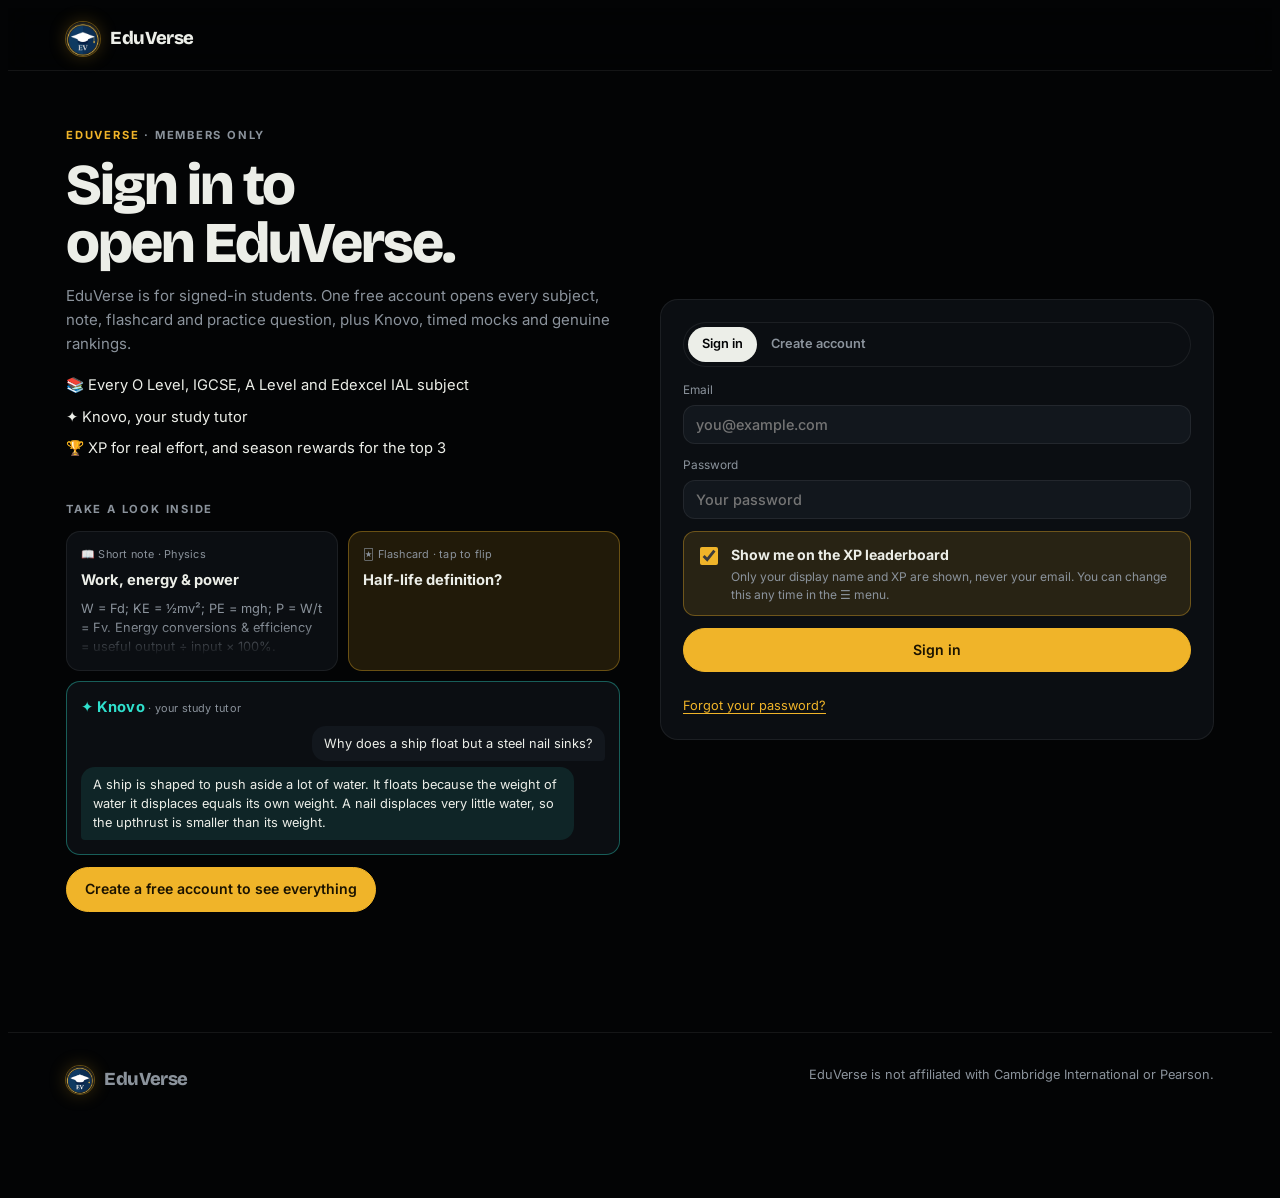
<file: index.html>
<!doctype html>
<html lang="en">
<head>
<meta charset="utf-8">
<meta name="viewport" content="width=device-width,initial-scale=1,viewport-fit=cover">
<meta name="description" content="EduVerse: revision for Cambridge O Level, IGCSE, A Level and Pearson Edexcel IAL, with Knovo, your study tutor.">
<meta name="theme-color" content="#000000">
<meta name="color-scheme" content="dark">
<link rel="icon" href="icons/favicon-32.png" sizes="32x32">
<link rel="apple-touch-icon" href="icons/icon-192.png">
<link rel="manifest" href="manifest.webmanifest">
<meta property="og:title" content="EduVerse — your whole syllabus, in orbit">
<meta property="og:description" content="Revision for Cambridge O Level, IGCSE, A Level and Pearson Edexcel IAL, with Knovo, your study tutor.">
<meta property="og:image" content="https://junaidbintahir1-lgtm.github.io/Edu-Verse/assets/eduverse-social.png">
<meta property="og:type" content="website">
<title>EduVerse</title>
<link rel="preconnect" href="https://fonts.googleapis.com">
<link rel="stylesheet" href="https://fonts.googleapis.com/css2?family=Bricolage+Grotesque:opsz,wght@12..96,400;12..96,600;12..96,800&family=STIX+Two+Text:ital,wght@0,500;1,500&family=Inter:wght@400;500;600;700&family=JetBrains+Mono:wght@500;700&family=Caveat:wght@500;700&family=Patrick+Hand&display=swap">
<link rel="stylesheet" href="lesson.css">
<style>
/* Layout: app shell (sticky bar + hash-routed views) on true black. One 3D moment per view.
   Palette from the two logos only: EduVerse gold + navy, Knovo teal. Gold = EduVerse actions, teal = Knovo. */
:root{
  --void:#030405; --deck:#0b0e12; --deck2:#12171d; --deck3:#191f27;
  --rim:rgba(255,255,255,.07); --rim2:rgba(255,255,255,.14);
  --ivory:#eceee8; --dim:#8b939c; --faint:#5d656e;
  --gold:#f0b429; --goldsoft:rgba(240,180,41,.13); --goldline:rgba(240,180,41,.35);
  --navy:#123e86;
  --teal:#2fe0cd; --tealdeep:#0f8f98; --tealsoft:rgba(47,224,205,.11); --tealline:rgba(47,224,205,.38);
  --ok:#5ee39a; --oksoft:rgba(94,227,154,.12); --warn:#f5a524; --bad:#ff6b6b; --badsoft:rgba(255,107,107,.12);
  --display:"Bricolage Grotesque","Segoe UI",system-ui,sans-serif;
  --body:Inter,"Segoe UI",system-ui,sans-serif;
  --mono:"JetBrains Mono",ui-monospace,Menlo,monospace;
  --r:18px;
  color-scheme:dark;
}
*{box-sizing:border-box}
html{scroll-behavior:smooth}
[hidden]{display:none!important}
html{font-size:calc(16px * var(--fs,1))}
body{background:var(--void);color:var(--ivory);font-family:var(--body);font-size:calc(15px * var(--fs,1));line-height:1.6;-webkit-font-smoothing:antialiased;min-height:100vh}
h1,h2,h3,h4{font-family:var(--display);margin:0;text-wrap:balance;letter-spacing:-.02em}
p{margin:0}
button{font:inherit;color:inherit;cursor:pointer}
button:disabled{opacity:.45;cursor:not-allowed}
a{color:inherit}
input,select,textarea{font:inherit;color:var(--ivory)}
:focus-visible{outline:2px solid var(--gold);outline-offset:3px;border-radius:8px}
.code{font-family:var(--mono);font-weight:500;font-size:.8em;letter-spacing:.02em}
.in{max-width:1180px;margin:0 auto;padding-left:max(16px,env(safe-area-inset-left,0px));padding-right:max(16px,env(safe-area-inset-right,0px))}
.eyebrow{font-size:.7rem;font-weight:700;letter-spacing:.16em;text-transform:uppercase;color:var(--dim)}
.eyebrow b{color:var(--gold);font-weight:700}
.eyebrow b.k{color:var(--teal)}
.muted{color:var(--dim)}
.small{font-size:.8rem}
.row{display:flex;gap:10px;flex-wrap:wrap;align-items:center}
.grow{flex:1;min-width:0}
.stack{display:grid;grid-template-columns:minmax(0,1fr);gap:12px}
.sect{padding-block:64px 8px;scroll-margin-top:40px}
.sect>h2,.h2{font-size:clamp(1.7rem,3.4vw,2.6rem);font-weight:800;line-height:1.05;margin-top:10px}
.sub{color:var(--dim);max-width:64ch;margin-top:10px}
.page{padding-block:36px 40px}
.pageHead{display:grid;gap:10px;padding-bottom:22px}
.pageHead h1{font-size:clamp(2.1rem,5vw,3.6rem);font-weight:800;line-height:1;letter-spacing:-.035em}
.crumb{display:inline-flex;gap:6px;align-items:center;font-size:.8rem;color:var(--dim);text-decoration:none;width:max-content}
.crumb:hover{color:var(--ivory)}

/* buttons, pills */
.btn{display:inline-flex;align-items:center;justify-content:center;gap:8px;min-height:44px;padding:0 18px;border-radius:999px;border:1px solid var(--rim);background:var(--deck2);font-weight:600;font-size:.88rem;text-decoration:none;transition:transform .2s,background .2s,border-color .2s;white-space:nowrap}
.btn:hover:not(:disabled){transform:translateY(-1px);border-color:var(--rim2)}
.btn.sm{min-height:34px;padding:0 13px;font-size:.78rem}
.btn.gold{background:var(--gold);color:#1b1300;border-color:var(--gold)}
.btn.gold:hover:not(:disabled){background:#ffc53d}
.btn.teal{background:var(--tealsoft);border-color:var(--tealline);color:var(--teal)}
.btn.tealfill{background:var(--teal);border-color:var(--teal);color:#032220}
.btn.ghost{background:transparent}
.btn.ok{background:var(--oksoft);border-color:rgba(94,227,154,.4);color:var(--ok)}
.btn.bad{background:var(--badsoft);border-color:rgba(255,107,107,.4);color:var(--bad)}
.pill{display:inline-flex;align-items:center;gap:6px;font-size:.68rem;font-weight:700;padding:4px 10px;border-radius:999px;border:1px solid var(--rim);color:var(--dim);white-space:nowrap}
.pill.gold{color:var(--gold);border-color:var(--goldline);background:var(--goldsoft)}
.pill.teal{color:var(--teal);border-color:var(--tealline);background:var(--tealsoft)}
.pill.ok{color:var(--ok);border-color:rgba(94,227,154,.35);background:var(--oksoft)}
.pill.bad{color:var(--bad);border-color:rgba(255,107,107,.35);background:var(--badsoft)}
.tag{font-size:.6rem;font-weight:700;letter-spacing:.1em;text-transform:uppercase;color:var(--dim);border:1px dashed rgba(255,255,255,.2);border-radius:6px;padding:2px 6px;white-space:nowrap}
.card{border-radius:var(--r);background:var(--deck);border:1px solid var(--rim);padding:22px;min-width:0}
.card h3{font-size:1.12rem;font-weight:700}
.grid{display:grid;gap:14px}
.g2{grid-template-columns:repeat(2,minmax(0,1fr))}
.g3{grid-template-columns:repeat(3,minmax(0,1fr))}
.g4{grid-template-columns:repeat(4,minmax(0,1fr))}
@media(max-width:900px){.g3,.g4{grid-template-columns:repeat(2,minmax(0,1fr))}}
@media(max-width:600px){.g2,.g3,.g4{grid-template-columns:minmax(0,1fr)}}
.empty{text-align:center;padding:48px 24px;border:1px dashed var(--rim2);border-radius:var(--r);display:grid;gap:10px;justify-items:center;color:var(--dim)}
.empty b{color:var(--ivory);font-family:var(--display);font-size:1.2rem}
.field{display:grid;gap:5px;font-size:.74rem;color:var(--dim)}
.field input,.field select,.field textarea,.inp{background:var(--deck2);border:1px solid var(--rim);border-radius:12px;color:var(--ivory);padding:10px 12px;font:500 .9rem var(--body);outline:none;width:100%}
.field textarea,.inp.ta{min-height:110px;resize:vertical;line-height:1.5}
.field input:focus,.field select:focus,.field textarea:focus,.inp:focus{border-color:var(--goldline)}
.tbl{width:100%;border-collapse:collapse;font-size:.86rem}
.tbl th{text-align:left;font-size:.66rem;letter-spacing:.1em;text-transform:uppercase;color:var(--dim);font-weight:700;padding:10px 12px;border-bottom:1px solid var(--rim)}
.tbl td{padding:12px;border-bottom:1px solid var(--rim);vertical-align:top}
.tbl td:first-child{font-weight:700}
.scrollx{overflow-x:auto}
.bar{height:8px;border-radius:99px;background:var(--deck3);overflow:hidden}
.bar i{display:block;height:100%;border-radius:99px;background:linear-gradient(90deg,var(--gold),#ffd36b);transition:width .5s}
.bar.t i{background:linear-gradient(90deg,var(--tealdeep),var(--teal))}
.rich{line-height:1.75;font-size:.94rem}
.rich ul,.rich ol{padding-left:20px;margin:6px 0}
.rich li{margin:4px 0}
.rich b,.rich strong{color:#fff}
.rich p{margin:6px 0}
.rich table{border-collapse:collapse;width:100%;font-size:.85rem;margin:8px 0}
.rich td,.rich th{border:1px solid var(--rim2);padding:6px 8px}
.rich code{font-family:var(--mono);font-size:.85em;background:rgba(255,255,255,.06);padding:1px 5px;border-radius:4px}

/* ---------- Top bar ---------- */
body::before{content:"";position:fixed;inset:0 0 auto;height:env(safe-area-inset-top,0px);z-index:60;background:var(--void)}
.topbar{position:sticky;top:env(safe-area-inset-top,0px);z-index:50;background:rgba(3,4,5,.78);backdrop-filter:blur(14px);-webkit-backdrop-filter:blur(14px);border-bottom:1px solid var(--rim)}
.topbar .in{display:flex;align-items:center;gap:14px;height:62px}
.brand{display:flex;align-items:center;gap:10px;text-decoration:none;flex:0 0 auto}
.brand img{width:34px;height:34px;border-radius:50%;box-shadow:0 0 0 1px var(--goldline),0 0 18px rgba(240,180,41,.25)}
.brand span{font-family:var(--display);font-weight:800;font-size:1.15rem;letter-spacing:-.02em}
.nav{display:flex;gap:2px;flex:1;min-width:0;overflow-x:auto;scrollbar-width:none}
.nav::-webkit-scrollbar{display:none}
.nav a{padding:7px 11px;border-radius:999px;text-decoration:none;color:var(--dim);font-weight:500;font-size:.84rem;white-space:nowrap}
.nav a:hover{color:var(--ivory)}
.nav a.on{color:var(--ivory);background:var(--deck2)}
.nav a.k.on{color:var(--teal);background:var(--tealsoft)}
.tbR{display:flex;align-items:center;gap:8px;flex:0 0 auto}
.xpChip{display:flex;align-items:center;gap:6px;font-size:.74rem;font-weight:700;color:var(--gold);padding:6px 10px;border-radius:999px;border:1px solid var(--goldline);background:var(--goldsoft);text-decoration:none;white-space:nowrap}
.proBtn{border:1px solid var(--tealline);background:var(--tealsoft);color:var(--teal);border-radius:999px;padding:7px 12px;font-size:.76rem;font-weight:700;white-space:nowrap}
.avatar{width:34px;height:34px;border-radius:50%;display:grid;place-items:center;background:var(--gold);color:#1b1300;font-weight:800;text-decoration:none;font-size:.85rem}
.subjPick{max-width:200px;background:var(--deck2);border:1px solid var(--rim);border-radius:999px;padding:7px 12px;font-size:.8rem;color:var(--ivory)}
.subjPick{display:none} /* hidden on every screen: on wide screens it squeezed the menu and cut off Papers and Ranks. Subjects are in the ☰ menu. */
@media(max-width:1280px){.proBtn{display:none}}
@media(max-width:820px){
  .topbar .in{flex-wrap:wrap;height:auto;padding-block:10px;gap:10px}
  .nav{order:3;flex-basis:100%}
  .brand{margin-right:auto}
  .proBtn{display:none}
}

/* ---------- ☰ menu + bell ---------- */
.menuBtn{flex:0 0 auto;width:40px;height:40px;border-radius:12px;border:1px solid var(--rim);background:var(--deck2);display:grid;place-content:center;gap:4px;padding:0}
.menuBtn span{display:block;width:17px;height:2px;border-radius:2px;background:var(--ivory)}
.menuBtn:hover{border-color:var(--goldline)}
.bellBtn{position:relative;flex:0 0 auto;width:38px;height:38px;border-radius:50%;border:1px solid var(--rim);background:var(--deck2);display:grid;place-items:center;color:var(--ivory)}
.bellBtn:hover,.bellBtn[aria-expanded="true"]{border-color:var(--goldline);color:var(--gold)}
.bellBadge{position:absolute;top:-4px;right:-4px;min-width:18px;height:18px;padding:0 5px;border-radius:999px;background:#ff4d6d;color:#fff;font-size:.62rem;font-weight:800;display:grid;place-items:center;box-shadow:0 0 0 2px var(--void)}
.drawerScrim{position:fixed;inset:0;z-index:84;background:rgba(0,0,0,.55);opacity:0;pointer-events:none;transition:opacity .3s}
.drawerScrim.on{opacity:1;pointer-events:auto}
.drawer{position:fixed;top:0;left:0;bottom:0;z-index:85;width:min(360px,92vw);overflow-y:auto;background:linear-gradient(170deg,#0d1118,#050608);border-right:1px solid var(--rim2);box-shadow:30px 0 60px rgba(0,0,0,.6);transform:translateX(-105%);visibility:hidden;transition:transform .4s cubic-bezier(.2,.8,.2,1),visibility .4s;padding:calc(10px + env(safe-area-inset-top,0px)) 16px calc(24px + env(safe-area-inset-bottom,0px)) max(16px,env(safe-area-inset-left,0px));display:grid;gap:12px;align-content:start}
.drawer.open{transform:none;visibility:visible}
/* nothing in the menu may be wider than the menu: long emails, big text sizes and long labels wrap instead */
.drawer{grid-template-columns:minmax(0,1fr);overflow-x:hidden;box-sizing:border-box}
.drawer *{box-sizing:border-box;min-width:0}
.drawer .dSec,.drawer .dProf .grow,.drawer .dItem a{overflow-wrap:anywhere}
.drawer .dProf small{display:block;overflow-wrap:anywhere}
.drawer .btn{white-space:normal;max-width:100%;text-align:center}
.drawer .dRow{flex-wrap:wrap}
.drawer .dQuals{display:flex;flex-wrap:wrap;gap:6px}
.dHead{display:flex;justify-content:flex-end}
.dClose{width:36px;height:36px;border-radius:10px;border:1px solid var(--rim);background:transparent}
.dSec{display:grid;gap:10px;padding:14px;border-radius:16px;border:1px solid var(--rim);background:rgba(255,255,255,.02)}
.dSec h4{font-family:var(--body);font-size:.66rem;letter-spacing:.14em;text-transform:uppercase;color:var(--dim)}
.dSec .btn{width:100%}
.dProf{display:flex;gap:12px;align-items:center}
.dProf b{display:block}
.dProf small{display:block;font-size:.74rem;color:var(--dim)}
.dAv{width:46px;height:46px;font-size:1.1rem;flex:0 0 auto}
.dList{display:grid;gap:6px}
.dItem{display:flex;align-items:center;gap:6px;border-radius:10px;background:var(--deck2);border:1px solid var(--rim)}
.dItem a{flex:1;min-width:0;display:flex;gap:9px;align-items:center;padding:9px 10px;text-decoration:none;font-size:.86rem}
.dItem button{border:0;background:transparent;color:var(--dim);padding:8px 10px}
.dItem button:hover{color:var(--bad)}
.dGrid{display:grid;grid-template-columns:minmax(0,1fr) minmax(0,1fr);gap:6px}
.dGrid a{display:flex;gap:8px;align-items:center;padding:9px 10px;border-radius:10px;background:var(--deck2);border:1px solid var(--rim);text-decoration:none;font-size:.8rem;font-weight:600}
.dGrid a:hover,.dItem a:hover{color:var(--gold)}
.dQuals{display:flex;flex-wrap:wrap;gap:6px}
.dQuals a{text-decoration:none}
.dRow{display:flex;justify-content:space-between;align-items:center;gap:10px;font-size:.84rem}
.dRow .btn{width:auto}
.dEmpty{font-size:.78rem;color:var(--dim)}
.dFoot{text-align:center;font-size:.64rem;letter-spacing:.12em;color:var(--faint)}
.bellDrop{position:fixed;z-index:86;top:calc(68px + env(safe-area-inset-top,0px));right:max(16px,calc((100vw - 1180px)/2 + 16px));width:min(380px,calc(100vw - 32px));max-height:min(70vh,560px);overflow:auto;border-radius:18px;border:1px solid var(--rim2);background:#0b0e13;box-shadow:0 30px 60px rgba(0,0,0,.6);padding:12px;display:grid;gap:8px}
.bdHead{display:flex;align-items:center;gap:6px;padding:2px 4px 6px}
.bdHead b{flex:1;font-size:.88rem}
.bItem{display:flex;gap:10px;align-items:flex-start;padding:11px 12px;border-radius:12px;background:var(--deck2);border:1px solid var(--rim);font-size:.82rem;line-height:1.45}
.bItem.new{border-color:var(--goldline)}
.bItem.pin{background:var(--goldsoft);border-color:var(--goldline)}
.bItem .bi{font-size:1.05rem;line-height:1.2}
.bItem small{display:block;color:var(--dim);font-size:.7rem;margin-top:3px}
.bItem a,.bItem .lnk{display:inline-block;margin-top:5px;font-size:.74rem;font-weight:700;color:var(--gold);text-decoration:none;border:0;background:none;padding:0}
.bItem .btn{flex:0 0 auto}
@media(max-width:820px){.bellDrop{top:calc(110px + env(safe-area-inset-top,0px))}}
.eduChip{display:flex;align-items:center;gap:6px;font-size:.74rem;font-weight:700;color:#111;padding:6px 10px;border-radius:999px;background:var(--gold);text-decoration:none;white-space:nowrap}
.eduChip[hidden]{display:none}
/* the badge must never push a menu link out: full text only on wide screens (where the bar is given more room), icon only below that, and on narrow laptops it lives in the ☰ menu */
@media(min-width:1440px){.topbar .in{max-width:1340px}}
@media(max-width:1439px){.eduChip span{display:none}.eduChip{padding:6px 9px}}
@media(max-width:1140px) and (min-width:901px){.eduChip{display:none}}
body.signedOut #eduChip{display:none!important}
@media(max-width:480px){.xpChip{display:none}.brand span{font-size:1.05rem}.topbar .in{gap:8px}}

/* ---------- Views ---------- */
#view{min-height:70vh}
#view.enter{animation:fade .4s ease}
@keyframes fade{from{opacity:.35;transform:translateY(6px)}to{opacity:1;transform:none}}
.loading{display:grid;place-items:center;gap:14px;min-height:60vh;color:var(--dim)}
.spinner{width:42px;height:42px;border-radius:50%;border:3px solid var(--deck3);border-top-color:var(--gold);animation:spin 1s linear infinite}
@keyframes spin{to{transform:rotate(360deg)}}

/* ---------- HOME hero ---------- */
.hero2{position:relative;isolation:isolate;overflow:hidden;border-bottom:1px solid var(--rim);
  background:radial-gradient(1000px 640px at 76% 50%,rgba(18,62,134,.55),transparent 64%),radial-gradient(640px 460px at 100% 104%,rgba(47,224,205,.09),transparent 70%),radial-gradient(560px 380px at 0% 0%,rgba(240,180,41,.06),transparent 70%),var(--void)}
.hero2::before{content:"";position:absolute;inset:0;z-index:-1;background-image:linear-gradient(rgba(255,255,255,.03) 1px,transparent 1px),linear-gradient(90deg,rgba(255,255,255,.03) 1px,transparent 1px);background-size:72px 72px;-webkit-mask-image:radial-gradient(60% 75% at 72% 50%,#000,transparent);mask-image:radial-gradient(60% 75% at 72% 50%,#000,transparent)}
.h2grid{display:grid;grid-template-columns:minmax(0,500px);align-items:stretch;min-height:clamp(660px,calc(100vh - 62px),820px)}
.h2copy{position:relative;z-index:3;display:flex;flex-direction:column;justify-content:center;gap:24px;min-width:0;padding-block:40px 30px;padding-right:12px}
.h2top{display:flex;align-items:center;gap:14px;flex-wrap:wrap}
.h2live{display:inline-flex;align-items:center;gap:8px;padding:6px 12px;border-radius:999px;border:1px solid var(--rim2);background:rgba(255,255,255,.03);font-size:.66rem;font-weight:700;letter-spacing:.14em;text-transform:uppercase;color:var(--dim)}
.h2live i{width:7px;height:7px;border-radius:50%;background:var(--teal);box-shadow:0 0 0 0 rgba(47,224,205,.6);animation:pulse 2.4s ease-out infinite}
@keyframes pulse{70%{box-shadow:0 0 0 9px rgba(47,224,205,0)}100%{box-shadow:0 0 0 0 rgba(47,224,205,0)}}
.greet{font-size:.88rem;color:var(--gold);font-weight:600}

/* slideshow */
.slides{display:grid;min-width:0}
.slide{grid-area:1/1;display:grid;gap:18px;align-content:start;min-width:0;visibility:hidden}
.slide.on,.slide.out{visibility:visible}
.sk{display:flex;align-items:center;gap:12px;font:700 .72rem var(--mono);letter-spacing:.16em;text-transform:uppercase;color:var(--acc)}
.sk b{display:inline-block;padding:3px 8px;border-radius:6px;background:color-mix(in srgb,var(--acc) 16%,transparent);border:1px solid color-mix(in srgb,var(--acc) 40%,transparent);font-weight:700}
.sh{margin:0;font:800 clamp(2.5rem,4.6vw,4.5rem)/.98 var(--display);letter-spacing:-.042em;color:var(--ivory)}
.w{display:inline-block;overflow:hidden;vertical-align:top;padding:0 .02em .14em;margin-bottom:-.14em}
.w>span{display:inline-block;transform:translateY(112%);will-change:transform}
.w.em>span{background:linear-gradient(100deg,var(--acc),var(--acc2));-webkit-background-clip:text;background-clip:text;color:transparent}
.slide.on .w>span{transform:none;transition:transform .9s cubic-bezier(.16,.84,.24,1) calc(var(--i)*70ms + .12s)}
.slide.out .w>span{transform:translateY(-112%);transition:transform .5s cubic-bezier(.5,0,.8,.4) calc(var(--i)*25ms)}
.sk,.sp,.sc{opacity:0;transform:translateY(14px)}
.slide.on .sk{opacity:1;transform:none;transition:opacity .6s .05s,transform .6s .05s}
.slide.on .sp{opacity:1;transform:none;transition:opacity .7s .5s,transform .7s .5s}
.slide.on .sc{opacity:1;transform:none;transition:opacity .7s .66s,transform .7s .66s}
.slide.out .sk,.slide.out .sp,.slide.out .sc{opacity:0;transform:translateY(-10px);transition:opacity .3s,transform .3s}
.sp{margin:0;color:var(--dim);font-size:1.06rem;line-height:1.65;max-width:50ch}
.sc{display:flex;gap:10px;flex-wrap:wrap}
.btn.tealfill{background:var(--teal);border-color:var(--teal);color:#032220}
.h2ask{display:grid;gap:12px}
.sctl{display:flex;align-items:center;gap:18px;padding-top:6px}
.segs{flex:1;display:grid;grid-template-columns:repeat(4,minmax(0,1fr));gap:10px;min-width:0}
.hseg{position:relative;display:grid;gap:1px;text-align:left;border:0;background:none;padding:12px 0 2px;color:var(--faint);transition:color .3s;min-width:0}
.hseg::before{content:"";position:absolute;top:0;left:0;right:0;height:2px;border-radius:2px;background:var(--rim2)}
.hseg .fill{position:absolute;top:0;left:0;width:100%;height:2px;border-radius:2px;background:var(--acc);transform-origin:left;transform:scaleX(0)}
.hseg .n{font:600 .64rem var(--mono);letter-spacing:.1em}
.hseg .l{font-weight:600;font-size:.82rem;white-space:nowrap;overflow:hidden;text-overflow:ellipsis}
.hseg:hover{color:var(--ivory)}
.hseg.on{color:var(--ivory)}
.hseg.on .fill{animation:fillbar var(--dur,8.5s) linear forwards}
.hseg.done .fill{transform:scaleX(1);opacity:.45}
.hero2.paused .hseg.on .fill{animation-play-state:paused}
@keyframes fillbar{to{transform:scaleX(1)}}
.arrows{display:flex;gap:6px;flex:0 0 auto}
.arrows button{width:38px;height:38px;border-radius:50%;border:1px solid var(--rim2);background:rgba(255,255,255,.03);display:grid;place-items:center;font-size:1.25rem;line-height:1;color:var(--ivory);transition:border-color .2s,background .2s}
.arrows button:hover{border-color:var(--goldline);background:var(--goldsoft)}
.pp{width:12px;height:12px;display:block;background:linear-gradient(90deg,currentColor 0 36%,transparent 36% 64%,currentColor 64%);border-radius:1px}
.is-paused .pp{width:0;height:0;background:none;border-style:solid;border-width:6px 0 6px 10px;border-color:transparent transparent transparent currentColor;border-radius:0}

/* ask bar */
.ask{display:flex;align-items:center;gap:10px;padding:7px 7px 7px 8px;border-radius:999px;background:rgba(11,14,18,.88);border:1px solid var(--tealline);box-shadow:0 0 0 6px rgba(47,224,205,.05),0 20px 50px rgba(0,0,0,.6);max-width:540px}

/* stage: Earth + floating cards */
.stage{position:absolute;top:0;bottom:0;right:0;left:max(calc(max(16px,(100% - 1180px)/2) + 500px),47%);min-width:0;touch-action:pan-y;cursor:grab;-webkit-user-select:none;user-select:none;--mx:0;--my:0}
.stage.drag{cursor:grabbing}
.stage canvas{position:absolute;inset:0;width:100%;height:100%;display:block;opacity:0;transition:opacity 1.4s ease;-webkit-mask-image:linear-gradient(90deg,transparent,#000 16%);mask-image:linear-gradient(90deg,transparent,#000 16%)}
.stage.ready canvas{opacity:1}
.earthCss{z-index:0;position:absolute;left:calc(var(--ex,300)*1px - var(--ed,380)*.5px);top:calc(var(--ey,300)*1px - var(--ed,380)*.5px);width:calc(var(--ed,380)*1px);height:calc(var(--ed,380)*1px);border-radius:50%;overflow:hidden;background:#06122a;box-shadow:0 0 70px rgba(60,140,255,.45),0 0 140px rgba(18,62,134,.5);transition:opacity 1.2s ease}
.earthCss i{position:absolute;inset:0;width:200%;background:url(tex/earth_day.jpg) 0 0/50% 100% repeat-x;animation:earthSpin 120s linear infinite}
.earthCss::after{content:"";position:absolute;inset:0;border-radius:50%;background:radial-gradient(circle at 72% 38%,rgba(255,255,255,.14),transparent 38%),radial-gradient(circle at 74% 42%,transparent 40%,rgba(2,6,18,.55) 74%,rgba(0,0,8,.92) 100%);box-shadow:inset 0 0 40px rgba(90,160,255,.35)}
@keyframes earthSpin{to{transform:translateX(-50%)}}
.stage.ready .earthCss{opacity:0;visibility:hidden;transition:opacity 1.2s ease,visibility 0s 1.2s}
.kchip{position:absolute;left:0;top:0;z-index:2;width:36px;height:36px;border-radius:50%;display:grid;place-items:center;background:rgba(5,14,16,.9);border:1px solid var(--tealline);box-shadow:0 0 18px rgba(47,224,205,.55);opacity:0;transition:opacity .35s;will-change:transform}
.kchip img{width:24px;height:24px}
.stage.nogl .kchip,.stage.nogl .dragHint{display:none}
.hud{position:absolute;left:10px;bottom:16px;z-index:4;display:flex;align-items:center;gap:8px;padding:7px 12px;border-radius:999px;background:rgba(5,8,12,.7);border:1px solid var(--rim);backdrop-filter:blur(6px);-webkit-backdrop-filter:blur(6px);font-size:.7rem;font-weight:600;color:var(--dim);white-space:nowrap}
.hudPin{width:8px;height:8px;border-radius:50%;background:var(--gold);box-shadow:0 0 8px var(--gold)}
.dragHint{font-style:normal;margin-left:4px;padding-left:10px;border-left:1px solid var(--rim2);color:var(--faint)}
.dragHint.gone{display:none}
.cards{position:absolute;inset:0;z-index:3;pointer-events:none}
.cd{position:absolute;transform-origin:0 0;transform:translate3d(calc(var(--mx,0)*var(--d,0)*1px),calc(var(--my,0)*var(--d,0)*1px),0) scale(var(--cs,1));transition:transform .45s ease-out,opacity .6s ease,visibility .6s}
.cd.hide{opacity:0;visibility:hidden}
.cdi{position:relative;height:100%;display:flex;flex-direction:column;gap:6px;padding:12px 15px 11px;border-radius:16px;background:linear-gradient(160deg,rgba(20,28,42,.82),rgba(8,11,17,.78));border:1px solid rgba(255,255,255,.1);box-shadow:0 20px 44px rgba(0,0,0,.5),inset 0 1px 0 rgba(255,255,255,.07);backdrop-filter:blur(12px);-webkit-backdrop-filter:blur(12px);animation:bob var(--bd,8s) ease-in-out var(--bl,0s) infinite alternate;transition:opacity .3s,filter .3s;overflow:hidden}
.cdi::before{content:"";position:absolute;left:15px;top:0;width:36px;height:2px;border-radius:2px;background:var(--ca,var(--gold));box-shadow:0 0 12px var(--ca,var(--gold))}
.cdi.swap{opacity:0;filter:blur(5px)}
@keyframes bob{from{transform:translateY(-5px)}to{transform:translateY(5px)}}
.cl{display:flex;align-items:center;gap:7px;font:700 .58rem var(--body);letter-spacing:.15em;text-transform:uppercase;color:var(--ca,var(--gold));white-space:nowrap}
.cl i{width:6px;height:6px;border-radius:50%;background:var(--ca,var(--gold));flex:0 0 auto}
.cap{font:500 .68rem var(--body);color:var(--dim);white-space:nowrap;overflow:hidden;text-overflow:ellipsis}
.cb{flex:1;min-height:0;min-width:0;overflow:hidden;display:flex;align-items:center;color:var(--ivory)}
.fm{font-family:'STIX Two Text',Georgia,'Times New Roman',serif;font-weight:500;color:#fff;line-height:1.15;white-space:nowrap}
.fm i{font-style:italic}
.fm sup,.fm sub,.ch sup,.ch sub{font-size:.62em;line-height:0}
.ch{font-family:var(--body);font-weight:600;color:#fff;line-height:1.3;letter-spacing:.01em;white-space:nowrap}
.qt{font:italic 500 1em/1.42 'STIX Two Text',Georgia,serif;color:var(--ivory);position:relative}
.qm{color:var(--ca);font-size:1.5em;line-height:0;vertical-align:-.28em;margin-right:2px}
.cd[data-t="quote"] .cap{color:var(--ivory);opacity:.8}
.fa{font-weight:500;line-height:1.42;color:var(--ivory)}
.fa b{color:#fff;font-weight:700}
.el{display:flex;align-items:center;gap:12px}
.et{position:relative;width:54px;height:54px;border-radius:10px;display:grid;place-items:center;background:linear-gradient(160deg,rgba(240,180,41,.22),rgba(240,180,41,.06));border:1px solid var(--goldline);flex:0 0 auto}
.et small{position:absolute;left:6px;top:3px;font:600 .58rem var(--mono);color:var(--gold)}
.et b{font:800 1.5rem var(--display);color:#fff}
.ei{display:grid;gap:1px}
.ei b{font-size:.95em}
.ei span{font-size:.7em;color:var(--dim)}
.wd{display:grid;gap:3px}
.wd b{font:800 1.25em var(--display);color:#fff;letter-spacing:-.02em}
.wd span{font-size:.74em;line-height:1.35;color:var(--dim)}
.st{display:grid;gap:0}
.st b{font:800 2.4em/1 var(--display);color:#fff;font-variant-numeric:tabular-nums;letter-spacing:-.03em}
.st span{font-size:.76em;color:var(--dim)}
.kc{display:grid;gap:6px;width:100%}
.bu{font-size:.72em;line-height:1.4;padding:6px 9px;border-radius:11px;max-width:94%}
.bu.u{justify-self:end;background:var(--goldsoft);border:1px solid rgba(240,180,41,.25);color:var(--ivory)}
.bu.a{background:rgba(47,224,205,.1);border:1px solid rgba(47,224,205,.25);color:#d7f7f3;display:grid;grid-template-columns:16px minmax(0,1fr);gap:7px;align-items:start;animation:bubIn .7s .9s both}
.bu .bt sup{font-size:.7em;line-height:0}
.bu.a img{width:16px;height:16px;flex:0 0 auto;margin-top:1px}
@keyframes bubIn{from{opacity:0;transform:translateY(6px)}to{opacity:1;transform:none}}
.mk{display:grid;gap:2px}
.mkClock{font:700 2.1em/1 var(--mono);color:var(--gold);letter-spacing:-.02em;font-variant-numeric:tabular-nums}
.mk span{font-size:.72em;color:var(--dim)}
.sk2{display:flex;gap:22px}
.sk2 b{display:block;font:800 1.9em/1 var(--display);color:#fff}
.sk2 span{font-size:.7em;color:var(--dim)}
.cd[data-t="knovo"]{--ca:var(--teal)}

/* ticker + stats */
.ticker{position:relative;overflow:hidden;border-bottom:1px solid var(--rim);background:linear-gradient(180deg,rgba(255,255,255,.025),rgba(255,255,255,.01));-webkit-mask-image:linear-gradient(90deg,transparent,#000 7%,#000 93%,transparent);mask-image:linear-gradient(90deg,transparent,#000 7%,#000 93%,transparent)}
.tkTrack{display:flex;width:max-content;animation:tk var(--tkd,120s) linear infinite}
.tk{display:inline-flex;align-items:center;gap:10px;padding:15px 0 15px 34px;white-space:nowrap;font-size:.92rem;color:var(--dim)}
.tk::after{content:"✦";margin-left:34px;color:var(--gold);opacity:.55;font-size:.7rem}
.tk.f .fm{font-size:1.2rem;color:var(--ivory)}
.tk.c{font-weight:600;color:#bff5ee}
.tk.k em{font-style:normal;font:700 .6rem var(--body);letter-spacing:.14em;text-transform:uppercase;color:var(--gold);padding:3px 7px;border-radius:6px;border:1px solid var(--goldline)}
.tk.k b{color:var(--ivory)}
.tk.s .code{color:var(--gold)}
.tk sup,.tk sub{font-size:.65em;line-height:0}
@keyframes tk{to{transform:translateX(-50%)}}
.statsBand{border-bottom:1px solid var(--rim)}
.sbGrid{display:grid;grid-template-columns:repeat(4,minmax(0,1fr))}
.sbi{padding:30px 24px;border-left:1px solid var(--rim);display:grid;gap:2px}
.sbi:first-child{border-left:0;padding-left:0}
.sbi b{font:800 clamp(2rem,3.4vw,3rem)/1 var(--display);letter-spacing:-.04em;color:var(--ivory);font-variant-numeric:tabular-nums}
.sbi span{font-weight:600;font-size:.9rem}
.sbi small{color:var(--dim);font-size:.76rem}

/* hero: responsive */
@media(max-width:1100px){.h2grid{grid-template-columns:minmax(0,.9fr) minmax(0,1.1fr)}.sh{font-size:clamp(2.2rem,4.8vw,3.4rem)}}
@media(max-width:900px){
  .h2grid{grid-template-columns:minmax(0,1fr);min-height:0}
  .stage{position:relative;left:auto;right:auto;top:auto;bottom:auto;order:-1;height:min(82vw,440px);margin-left:calc(-1*max(16px,env(safe-area-inset-left,0px)));margin-right:calc(-1*max(16px,env(safe-area-inset-right,0px)))}
  .h2copy{padding-block:6px 36px;padding-right:0}
  .sh{font-size:clamp(2.3rem,9vw,3.4rem)}
  .sbGrid{grid-template-columns:repeat(2,minmax(0,1fr))}
  .sbi:nth-child(3){border-left:0;padding-left:0}
  .sbi{border-top:1px solid var(--rim)}.sbi:nth-child(-n+2){border-top:0}
}
@media(max-width:900px){.stage canvas{-webkit-mask-image:none;mask-image:none}}
@media(min-width:901px) and (max-height:800px){.h2copy{gap:16px;padding-block:22px 18px}.sh{font-size:clamp(2.2rem,3.9vw,3.7rem)}.slide{gap:14px}.h2grid{min-height:clamp(600px,calc(100vh - 62px),820px)}}
@media(max-width:560px){.stage{height:min(100vw,440px)}.hud{font-size:.64rem;padding:6px 10px}.dragHint{display:none}.arrows button{width:34px;height:34px}.sctl{gap:10px}.hseg .l{font-size:.74rem}.sp{font-size:1rem}}
@media (prefers-reduced-motion:reduce){.tkTrack{animation:none;overflow-x:auto}.cdi{animation:none}.earthCss i{animation:none}.w>span{transform:none!important}.sk,.sp,.sc{opacity:1!important;transform:none!important}}

.ask img{width:34px;height:34px;flex:0 0 auto;filter:drop-shadow(0 0 10px rgba(47,224,205,.5))}
.ask input{flex:1;min-width:0;background:transparent;border:0;color:var(--ivory);font:500 .95rem var(--body);outline:none}
.ask input::placeholder{color:#6f7880}
.ask button{flex:0 0 auto;border:0;border-radius:999px;background:var(--teal);color:#032220;font-weight:700;padding:10px 16px;font-size:.85rem}
.ask:focus-within{border-color:var(--teal)}
.chips{display:flex;flex-wrap:wrap;gap:8px}
.chips button{border:1px solid var(--rim);background:transparent;border-radius:999px;padding:6px 12px;font-size:.78rem;color:var(--dim)}
.chips button:hover{color:var(--teal);border-color:var(--tealline)}

/* worlds */
.worlds{display:grid;grid-template-columns:repeat(3,minmax(0,1fr));gap:16px;margin-top:28px;perspective:1200px}
.world{position:relative;display:grid;align-content:space-between;gap:28px;min-height:240px;padding:24px;border-radius:var(--r);background:linear-gradient(160deg,var(--deck2),var(--deck));border:1px solid var(--rim);text-decoration:none;transform-style:preserve-3d;transition:transform .35s cubic-bezier(.2,.8,.2,1),border-color .3s;overflow:hidden}
.world::before{content:"";position:absolute;width:220px;height:220px;right:-70px;top:-70px;border-radius:50%;background:radial-gradient(circle at 35% 35%,var(--c1),var(--c2) 60%,transparent 72%);opacity:.75;transform:translateZ(30px);transition:transform .4s}
.world::after{content:"";position:absolute;width:300px;height:300px;right:-110px;top:-110px;border-radius:50%;border:1px solid var(--ring);transform:rotateX(70deg) translateZ(10px)}
.world:hover{border-color:var(--rim2)}
.world:hover::before{transform:translateZ(60px) scale(1.08)}
.world .top{display:flex;gap:8px;position:relative;transform:translateZ(40px);flex-wrap:wrap}
.world h3{font-size:1.6rem;font-weight:800;line-height:1.05;position:relative;transform:translateZ(50px)}
.world p{color:var(--dim);font-size:.85rem;margin-top:8px;position:relative;transform:translateZ(30px)}
.world .go{font-size:.82rem;font-weight:700;color:var(--gold);position:relative;transform:translateZ(40px)}
.world.soon{opacity:.62}
.world.soon .go{color:var(--dim)}
@media(max-width:900px){.worlds{grid-template-columns:repeat(2,minmax(0,1fr))}}
@media(max-width:560px){.worlds{grid-template-columns:minmax(0,1fr)}.world{min-height:190px}}

/* today bento */
.bento{display:grid;grid-template-columns:1.4fr 1fr 1fr;gap:16px;margin-top:28px}
.cell{border-radius:var(--r);background:var(--deck);border:1px solid var(--rim);padding:22px;min-width:0;display:grid;gap:14px;align-content:start}
.cell h3{font-size:1.12rem;font-weight:700}
.hd{display:flex;align-items:center;justify-content:space-between;gap:10px;flex-wrap:wrap}
.quizCell{grid-row:span 2}
.qstack{position:relative;height:260px;perspective:1000px}
.qc{position:absolute;inset:0;z-index:1;transform-style:preserve-3d;transition:transform .7s cubic-bezier(.2,.8,.2,1),opacity .4s;cursor:pointer;outline:none}
.qc .fc,.qc .bc{position:absolute;inset:0;backface-visibility:hidden;-webkit-backface-visibility:hidden;border-radius:16px;padding:20px;display:flex;flex-direction:column;gap:10px;border:1px solid var(--rim);overflow:auto}
.qc .fc{background:linear-gradient(150deg,#16202c,#0d1218)}
.qc .bc{background:linear-gradient(150deg,#2a2208,#120e03);border-color:var(--goldline);transform:rotateY(180deg)}
.qc.flipped{transform:rotateY(180deg)}
.qc p{font-size:1rem;line-height:1.5}
.qc .bc p{font-size:.9rem}
.qc .foot{margin-top:auto;display:flex;justify-content:space-between;align-items:center;gap:10px;font-size:.74rem;color:var(--dim)}
.qc[data-pos="0"]{z-index:3}
.qc[data-pos="1"]{z-index:2;transform:translateY(12px) translateZ(-40px) scale(.96);opacity:.6;pointer-events:none}
.qc[data-pos="2"]{transform:translateY(24px) translateZ(-80px) scale(.92);opacity:.3;pointer-events:none}
.qc[data-pos="gone"]{transform:translateX(120%) rotateZ(12deg);opacity:0;pointer-events:none}
.qc:not([data-pos="0"]) .fc>*{visibility:hidden}
.qc:focus-visible .fc,.qc:focus-visible .bc{outline:2px solid var(--gold);outline-offset:3px}
.quizCtl{display:flex;gap:8px;flex-wrap:wrap}
.quizCtl button{flex:1;min-width:100px;min-height:42px;border-radius:12px;border:1px solid var(--rim);background:var(--deck2);font-weight:600;font-size:.82rem}
.quizCtl button.k{color:var(--teal);border-color:var(--tealline);background:var(--tealsoft)}
.big{font-family:var(--display);font-weight:800;font-size:2.6rem;line-height:1;letter-spacing:-.03em;font-variant-numeric:tabular-nums}
.big small{font-size:.9rem;font-weight:600;color:var(--dim);letter-spacing:0}
.week{display:grid;grid-template-columns:repeat(7,1fr);gap:6px}
.week span{aspect-ratio:1;border-radius:7px;background:var(--deck2);display:grid;place-items:center;font-size:.6rem;color:var(--dim)}
.week span.on{background:var(--gold);color:#1b1300;font-weight:700;box-shadow:0 0 14px rgba(240,180,41,.35)}
.count{display:grid;grid-template-columns:repeat(3,1fr);gap:8px}
.count div{background:var(--deck2);border-radius:12px;padding:10px;text-align:center}
.count b{display:block;font-family:var(--display);font-size:1.55rem;font-weight:800;font-variant-numeric:tabular-nums}
.count span{font-size:.62rem;color:var(--dim);text-transform:uppercase;letter-spacing:.08em}
.ring{position:relative;width:96px;height:96px;flex:0 0 auto}
.ring svg{width:100%;height:100%;transform:rotate(-90deg)}
.ring b{position:absolute;inset:0;display:grid;place-items:center;font-family:var(--mono);font-size:1rem}
.timer{display:flex;align-items:center;gap:16px}
.timer .btns{display:grid;gap:8px;flex:1}
@media(max-width:900px){.bento{grid-template-columns:1fr 1fr}.quizCell{grid-column:1/-1;grid-row:auto}}
@media(max-width:560px){.bento{grid-template-columns:minmax(0,1fr)}.bento .cell[style]{grid-column:auto!important}}

/* continue row */
.cont{display:grid;grid-template-columns:repeat(auto-fill,minmax(220px,1fr));gap:12px;margin-top:20px}
.subj{display:grid;gap:8px;padding:16px;border-radius:16px;border:1px solid var(--rim);background:var(--deck);text-decoration:none;transition:border-color .2s,transform .2s;position:relative}
.subj:hover{border-color:var(--goldline);transform:translateY(-2px)}
.subj .ic{font-size:1.5rem;line-height:1}
.subj b{font-size:.95rem}
.subj span{font-size:.74rem;color:var(--dim)}
.subj .fav{position:absolute;top:10px;right:10px;border:0;background:transparent;font-size:1.05rem;color:var(--dim);padding:4px;line-height:1}
.subj .fav.on{color:var(--gold)}

/* knovo showcase */
.kshow{margin-top:28px;display:grid;grid-template-columns:minmax(0,.9fr) minmax(0,1.1fr);gap:40px;align-items:center;padding:40px;border-radius:28px;border:1px solid rgba(47,224,205,.2);background:radial-gradient(500px 360px at 20% 50%,rgba(47,224,205,.12),transparent 70%),linear-gradient(160deg,#071214,#050708)}
.orbWrap{position:relative;height:320px;perspective:900px;display:grid;place-items:center;overflow:hidden}
.orbit3d{position:relative;width:240px;height:240px;transform-style:preserve-3d;animation:bob 6s ease-in-out infinite}
.orbit3d img{position:absolute;inset:30px;width:180px;height:180px;filter:drop-shadow(0 20px 40px rgba(47,224,205,.35));transform:translateZ(20px)}
.orbit3d .o1,.orbit3d .o2{position:absolute;inset:-30px;border-radius:50%;border:1px solid var(--tealline);transform:rotateX(72deg);animation:rot 14s linear infinite}
.orbit3d .o2{inset:-60px;border-color:rgba(240,180,41,.3);transform:rotateX(76deg) rotateY(14deg);animation-duration:22s;animation-direction:reverse}
.orbit3d .o1::after,.orbit3d .o2::after{content:"";position:absolute;top:50%;left:-5px;width:10px;height:10px;border-radius:50%;background:var(--teal);box-shadow:0 0 14px var(--teal)}
.orbit3d .o2::after{background:var(--gold);box-shadow:0 0 14px var(--gold)}
@keyframes rot{to{transform:rotateX(72deg) rotateZ(360deg)}}
@keyframes bob{0%,100%{transform:translateY(-6px) rotateY(-8deg)}50%{transform:translateY(6px) rotateY(8deg)}}
.kfeat{display:grid;grid-template-columns:1fr 1fr;gap:12px;margin-top:20px}
.kfeat div{padding:14px;border-radius:14px;border:1px solid rgba(47,224,205,.15);background:rgba(47,224,205,.04)}
.kfeat b{display:block;font-size:.9rem}
.kfeat span{font-size:.78rem;color:var(--dim)}
.kshow h2 em{font-style:normal;color:var(--teal)}
@media(max-width:860px){.kshow{grid-template-columns:minmax(0,1fr);padding:24px}.orbWrap{height:240px}}
@media(max-width:480px){.kfeat{grid-template-columns:minmax(0,1fr)}}

/* faq */
.faq{display:grid;gap:10px;margin-top:22px}
.faq details{border:1px solid var(--rim);border-radius:14px;background:var(--deck);padding:0 18px}
.faq summary{cursor:pointer;padding:16px 0;font-weight:600;list-style:none;display:flex;justify-content:space-between;gap:12px}
.faq summary::after{content:"+";color:var(--gold);font-size:1.2rem;line-height:1}
.faq details[open] summary::after{content:"–"}
.faq details p{color:var(--dim);padding-bottom:16px;font-size:.9rem}

footer{margin-top:80px;border-top:1px solid var(--rim);padding-block:32px 96px}
footer .in{display:flex;justify-content:space-between;gap:24px;flex-wrap:wrap;color:var(--dim);font-size:.8rem}
footer .brand img{width:28px;height:28px}
footer nav{display:flex;gap:16px;flex-wrap:wrap}
footer nav a{text-decoration:none}
footer nav a:hover{color:var(--ivory)}

/* qualification shelves */
.quals{display:grid;grid-template-columns:repeat(3,minmax(0,1fr));gap:16px;margin-top:28px;perspective:1400px}
.qual{position:relative;display:grid;gap:16px;align-content:start;padding:22px;border-radius:var(--r);background:radial-gradient(420px 220px at 100% 0%,rgba(255,255,255,.04),transparent 70%),linear-gradient(160deg,var(--deck2),var(--deck));border:1px solid var(--rim);text-decoration:none;transition:transform .35s cubic-bezier(.2,.8,.2,1),border-color .3s,box-shadow .3s;transform-style:preserve-3d;overflow:hidden}
.qual:hover{border-color:var(--goldline);box-shadow:0 24px 50px rgba(0,0,0,.5)}
.qTop{display:flex;gap:8px;flex-wrap:wrap}
.qBody{display:grid;grid-template-columns:minmax(0,1fr);gap:16px;min-height:0}
.qBody .shelf{order:-1;justify-self:start;min-height:124px;align-items:flex-end}
.qText h3{font-size:1.55rem;font-weight:800;line-height:1.05}
.qText p{color:var(--dim);font-size:.84rem;margin-top:8px}
.shelf{position:relative;display:flex;align-items:flex-end;gap:4px;padding:0 6px 6px;perspective:500px}
.shelf::after{content:"";position:absolute;left:-4px;right:-4px;bottom:0;height:6px;border-radius:2px;background:linear-gradient(#3a2a12,#1c1408);box-shadow:0 8px 14px rgba(0,0,0,.6)}
.spine{position:relative;width:24px;height:var(--h);border-radius:3px 3px 1px 1px;background:linear-gradient(90deg,rgba(0,0,0,.35),transparent 28%,rgba(255,255,255,.16) 48%,transparent 70%,rgba(0,0,0,.35)),var(--c);box-shadow:inset 0 -10px 0 rgba(0,0,0,.18),inset 0 8px 0 rgba(255,255,255,.08);transform-origin:bottom center;transform:rotateY(-16deg);transition:transform .45s cubic-bezier(.2,.8,.2,1);transition-delay:calc(var(--k) * 35ms);display:flex;align-items:center;justify-content:center}
.spine::before{content:"";position:absolute;left:4px;right:4px;top:10px;height:2px;background:rgba(240,180,41,.75);box-shadow:0 5px 0 rgba(240,180,41,.75)}
.spine b{writing-mode:vertical-rl;transform:rotate(180deg);font:700 .56rem var(--mono);letter-spacing:.06em;color:rgba(255,255,255,.92);text-shadow:0 1px 2px rgba(0,0,0,.6);margin-top:12px}
.spine:last-child{transform:rotateY(-16deg) rotateZ(7deg);margin-left:4px}
.qual:hover .spine{transform:rotateY(-16deg) translateY(-8px)}
.qual:hover .spine:last-child{transform:rotateY(-16deg) rotateZ(0deg) translateY(-8px)}
.qStats{display:flex;gap:16px;flex-wrap:wrap;font-size:.76rem;color:var(--dim);padding-top:12px;border-top:1px solid var(--rim)}
.qStats b{font-family:var(--display);font-size:1.15rem;color:var(--ivory);margin-right:3px;font-variant-numeric:tabular-nums}
.qIcons{display:flex;gap:6px;flex-wrap:wrap}
.qIcons span{width:30px;height:30px;border-radius:9px;display:grid;place-items:center;background:var(--deck3);border:1px solid var(--rim);font-size:.95rem}
.qIcons .more{font-size:.66rem;font-weight:700;color:var(--dim);width:auto;padding:0 8px}
.qual .go{font-size:.84rem;font-weight:700;color:var(--gold)}
.qual.soon{background:repeating-linear-gradient(135deg,rgba(255,255,255,.015) 0 10px,transparent 10px 20px),var(--deck)}
.qual.soon .spine{filter:saturate(.5) brightness(.75)}
.qual.soon .spine b{opacity:.6}
.qual.soon .go{color:var(--dim)}
@media(max-width:900px){.quals{grid-template-columns:repeat(2,minmax(0,1fr))}}
@media(max-width:560px){.quals{grid-template-columns:minmax(0,1fr)}.qBody{min-height:110px}}

/* dashboard extras */
.dRead{display:grid;gap:10px}
.ghostRow{display:grid;grid-template-columns:auto minmax(0,1fr) auto;gap:12px;align-items:center;padding:12px 14px;border-radius:14px;background:var(--deck2);border:1px solid var(--rim);text-decoration:none;transition:border-color .2s}
.ghostRow:hover{border-color:var(--goldline)}
.ghostRow .ic{font-size:1.3rem}
.ghostRow .gb{height:8px;border-radius:99px;background:repeating-linear-gradient(90deg,var(--deck3) 0 8px,transparent 8px 12px);margin-top:6px}
.ghostRow .go{font-size:.76rem;font-weight:700;color:var(--gold);white-space:nowrap}
.startGrid{display:grid;grid-template-columns:1fr 1fr;gap:8px}
.startGrid a{display:flex;gap:8px;align-items:center;padding:10px 12px;border-radius:12px;background:var(--deck2);border:1px solid var(--rim);text-decoration:none;font-size:.82rem;font-weight:600}
.startGrid a:hover{border-color:var(--goldline);color:var(--gold)}
.recRow{display:grid;grid-template-columns:auto minmax(0,1fr) auto;gap:10px;align-items:center;text-decoration:none;padding:8px 0;border-top:1px solid var(--rim)}
.recRow:first-of-type{border-top:0}
.recRow .ic{width:34px;height:34px;border-radius:10px;display:grid;place-items:center;background:var(--deck2);font-size:1rem}
.recRow small{display:block;font-size:.7rem;color:var(--dim)}
.watch{display:flex;gap:16px;align-items:center}
.watch .ring{width:84px;height:84px}
.dataCard{display:grid;grid-template-columns:auto minmax(0,1fr);gap:18px;align-items:start;padding:24px;border-radius:var(--r);border:1px solid var(--rim);background:radial-gradient(500px 200px at 0% 0%,rgba(18,62,134,.25),transparent 70%),var(--deck)}
.dataCard .ico{width:52px;height:52px;border-radius:16px;display:grid;place-items:center;font-size:1.5rem;background:var(--deck2);border:1px solid var(--rim2)}
.dataChips{display:flex;gap:8px;flex-wrap:wrap}
.dataChips span{padding:8px 12px;border-radius:12px;background:var(--deck2);border:1px solid var(--rim);font-size:.76rem;color:var(--dim)}
.dataChips b{color:var(--ivory);font-family:var(--display);font-size:1rem;margin-right:4px}
@media(max-width:520px){.dataCard{grid-template-columns:minmax(0,1fr)}.startGrid{grid-template-columns:minmax(0,1fr)}}

/* papers (matches the live site's structure) */
.ppSearch{display:flex;gap:10px;align-items:flex-end;flex-wrap:wrap;margin-top:6px}
.ppSearch .field{flex:1;min-width:min(260px,100%)}
.ppMeta{font-size:.78rem;color:var(--dim);margin-top:8px}
.ppIntro{display:grid;gap:4px;margin-top:18px;padding:16px 18px;border-radius:16px;border:1px solid var(--goldline);background:var(--goldsoft)}
.ppIntro b{font-size:.9rem}
.ppIntro span{font-size:.8rem;color:var(--dim)}
.ppLevelHead{display:flex;align-items:baseline;gap:12px;flex-wrap:wrap;margin:34px 0 14px}
.ppLevelHead h2{font-size:1.5rem;font-weight:800}
.ppLevelHead p{font-size:.8rem;color:var(--dim)}
.ppCard{display:grid;gap:10px;padding:18px;border-radius:16px;border:1px solid var(--rim);background:var(--deck);text-decoration:none;transition:border-color .2s,transform .2s}
.ppCard:hover{border-color:var(--goldline);transform:translateY(-2px)}
.ppCard .t{display:flex;gap:10px;align-items:center}
.ppCard .t span{font-size:1.4rem}
.ppCard b{font-size:1rem}
.ppCard .foot{display:flex;justify-content:space-between;align-items:center;gap:10px;padding-top:10px;border-top:1px solid var(--rim);font-size:.78rem;color:var(--dim)}
.ppCard .price{font-family:var(--display);font-weight:800;font-size:1.1rem;color:var(--gold)}
.ppCard .price small{font:600 .66rem var(--body);color:var(--dim);margin-left:4px}
.payCard{display:flex;gap:16px;align-items:center;justify-content:space-between;flex-wrap:wrap;padding:18px 20px;border-radius:16px;border:1px solid var(--goldline);background:var(--goldsoft);margin-top:16px}
.payCard>div{flex:1;min-width:min(240px,100%)}
.payCard b{display:block;font-size:1rem}
.payCard span{font-size:.8rem;color:var(--dim)}
.noteBox{padding:14px 16px;border-radius:14px;border:1px solid var(--rim2);background:var(--deck2);font-size:.84rem;color:var(--dim);margin-top:14px}
.noteBox b{color:var(--ivory)}

/* ---------- Level view ---------- */
.lvHead{display:grid;grid-template-columns:minmax(0,1fr) auto;gap:20px;align-items:end;padding-bottom:22px;border-bottom:1px solid var(--rim)}
.search{display:flex;align-items:center;gap:10px;background:var(--deck2);border:1px solid var(--rim);border-radius:999px;padding:0 14px;min-width:min(320px,100%)}
.search input{background:transparent;border:0;outline:none;padding:11px 0;flex:1;min-width:0}
.search:focus-within{border-color:var(--goldline)}
.subjGrid{display:grid;grid-template-columns:repeat(auto-fill,minmax(250px,1fr));gap:14px;margin-top:24px}
.subjGrid .subj{min-height:150px;align-content:start}
.subjGrid .subj p{font-size:.76rem;color:var(--dim);display:-webkit-box;-webkit-line-clamp:3;-webkit-box-orient:vertical;overflow:hidden}
.soonBox{margin-top:28px;padding:48px 32px;border-radius:28px;border:1px solid var(--rim);background:radial-gradient(500px 300px at 80% 20%,rgba(139,124,240,.14),transparent 70%),var(--deck);display:grid;gap:14px;max-width:820px}
.soonBox h2{font-size:clamp(1.6rem,3.4vw,2.4rem);font-weight:800;line-height:1.08}
@media(max-width:700px){.lvHead{grid-template-columns:minmax(0,1fr)}}

/* ---------- Subject view ---------- */
.sHead{position:relative;overflow:hidden;border-bottom:1px solid var(--rim);background:radial-gradient(700px 360px at 90% 0%,rgba(18,62,134,.35),transparent 70%)}
.sHead .in{padding-block:30px 0;display:grid;gap:14px}
.sHead h1{font-size:clamp(2.1rem,5vw,3.8rem);font-weight:800;line-height:1;letter-spacing:-.035em;display:flex;align-items:center;gap:14px;flex-wrap:wrap}
.sHead h1 .code{font-size:.36em;color:var(--gold);padding:5px 10px;border:1px solid var(--goldline);border-radius:8px;letter-spacing:.02em}
.sHead .tagline{color:var(--dim);max-width:72ch}
.tabs{display:flex;gap:4px;overflow-x:auto;scrollbar-width:none;margin-top:8px}
.tabs::-webkit-scrollbar{display:none}
.tabs a{padding:12px 14px;border-bottom:2px solid transparent;text-decoration:none;color:var(--dim);font-weight:600;font-size:.86rem;white-space:nowrap}
.tabs a:hover{color:var(--ivory)}
.tabs a.on{color:var(--ivory);border-color:var(--gold)}
.stats{display:grid;grid-template-columns:repeat(6,minmax(0,1fr));gap:10px;margin-top:24px}
.stat{padding:14px;border-radius:14px;background:var(--deck);border:1px solid var(--rim)}
.stat b{display:block;font-family:var(--display);font-size:1.6rem;font-weight:800;line-height:1.1;font-variant-numeric:tabular-nums}
.stat span{font-size:.7rem;color:var(--dim)}
@media(max-width:900px){.stats{grid-template-columns:repeat(3,minmax(0,1fr))}}
.paper{display:grid;grid-template-columns:auto minmax(0,1fr);gap:16px;padding:16px 18px;border-radius:16px;background:var(--deck);border:1px solid var(--rim)}
.paper .pn{font-family:var(--display);font-weight:800;font-size:1rem;color:var(--gold);white-space:nowrap}
.paper .meta{display:flex;gap:6px;flex-wrap:wrap;margin:6px 0}
.paper p{font-size:.84rem;color:var(--dim)}
.steps4{display:grid;grid-template-columns:repeat(4,minmax(0,1fr));gap:12px}
.step{padding:16px;border-radius:16px;border:1px solid var(--rim);background:var(--deck);text-decoration:none;display:grid;gap:6px;transition:border-color .2s}
.step:hover{border-color:var(--goldline)}
.step small{font-size:.62rem;font-weight:800;letter-spacing:.14em;text-transform:uppercase;color:var(--gold)}
.step b{font-size:.95rem}
.step span{font-size:.76rem;color:var(--dim)}
@media(max-width:800px){.steps4{grid-template-columns:repeat(2,minmax(0,1fr))}}
.twoCol{display:grid;grid-template-columns:minmax(0,1.3fr) minmax(0,1fr);gap:20px;align-items:start}
@media(max-width:900px){.twoCol{grid-template-columns:minmax(0,1fr)}}

/* constellation */
.sky{position:relative;height:400px;border-radius:var(--r);border:1px solid var(--rim);background:radial-gradient(circle at 50% 50%,#0c1726,#040608 75%);overflow:hidden;perspective:900px}
.skyIn{position:absolute;inset:0;transform-style:preserve-3d;transition:transform .2s ease-out}
.skyIn svg{position:absolute;inset:0;width:100%;height:100%}
.star{position:absolute;top:var(--y);border:0;background:transparent;padding:4px;display:flex;align-items:center;gap:8px;max-width:43%;text-decoration:none}
.star.l{left:var(--x);transform:translate(-10px,-50%)}
.star.r{right:calc(100% - var(--x));transform:translate(10px,-50%);flex-direction:row-reverse;text-align:right}
.star:hover span,.star:focus-visible span{text-decoration:underline}
.star i{display:block;width:12px;height:12px;border-radius:50%;flex:0 0 auto;background:transparent;border:1.5px solid rgba(240,180,41,.6)}
.star.done i{background:#fff;border-color:#fff;box-shadow:0 0 16px #fff,0 0 34px var(--gold)}
.star.seen i{background:var(--gold);border-color:var(--gold);box-shadow:0 0 14px var(--gold)}
.star span{font-size:.68rem;color:var(--dim);white-space:nowrap;overflow:hidden;text-overflow:ellipsis}
.star:hover span{color:var(--ivory)}
.skyLegend{position:absolute;left:14px;bottom:12px;display:flex;gap:14px;font-size:.64rem;color:var(--dim);flex-wrap:wrap}
.skyLegend span{display:flex;align-items:center;gap:6px}
.skyLegend i{width:8px;height:8px;border-radius:50%;border:1px solid var(--gold)}
.skyLegend .d i{background:#fff;border-color:#fff}
.skyLegend .s i{background:var(--gold)}

/* notes accordion */
.note{border:1px solid var(--rim);border-radius:16px;background:var(--deck);overflow:hidden}
.note>summary{list-style:none;cursor:pointer;display:flex;align-items:center;gap:12px;padding:16px 18px}
.note>summary::-webkit-details-marker{display:none}
.note>summary .nn{font-family:var(--mono);font-size:.72rem;color:var(--gold);flex:0 0 auto}
.note>summary b{flex:1;min-width:0;font-size:.98rem}
.note>summary .chev{color:var(--dim);transition:transform .2s}
.note[open]>summary .chev{transform:rotate(90deg)}
.note .nb{padding:0 18px 18px;display:grid;gap:14px}
.note.done{border-color:rgba(94,227,154,.3)}

/* question cards */
.q{border:1px solid var(--rim);border-radius:16px;background:var(--deck);padding:18px;display:grid;gap:12px}
.q .qh{display:flex;gap:8px;flex-wrap:wrap;align-items:center}
.q .qt{font-size:1rem;line-height:1.55}
.q .reveal{border-top:1px dashed var(--rim2);padding-top:12px;display:grid;gap:8px}
.q ol.steps{margin:0;padding-left:20px;display:grid;gap:6px;font-size:.9rem}
.q ol.steps li::marker{color:var(--gold);font-weight:700}
.q .ans{padding:10px 12px;border-radius:10px;background:var(--goldsoft);border:1px solid var(--goldline);font-size:.9rem}
.q .ms{font-size:.82rem;color:var(--dim)}
.q .ms li{margin:2px 0}
.q.got{border-color:rgba(94,227,154,.35)}
.q.miss{border-color:rgba(255,107,107,.35)}

/* flashcards */
.deckWrap{display:grid;gap:16px;justify-items:center;padding:12px 0}
.fcard{width:min(560px,100%);height:300px;perspective:1100px;cursor:pointer;outline:none}
.fcard .inr{position:relative;width:100%;height:100%;transform-style:preserve-3d;transition:transform .7s cubic-bezier(.2,.8,.2,1)}
.fcard.on .inr{transform:rotateY(180deg)}
.fcard .side{position:absolute;inset:0;backface-visibility:hidden;-webkit-backface-visibility:hidden;border-radius:22px;padding:28px;display:flex;flex-direction:column;justify-content:center;gap:12px;text-align:center;border:1px solid var(--rim2);box-shadow:0 30px 60px rgba(0,0,0,.55);overflow:auto}
.fcard .front{background:radial-gradient(400px 200px at 50% 0%,rgba(18,62,134,.5),transparent 70%),linear-gradient(160deg,#121a26,#090c11)}
.fcard .back{background:radial-gradient(400px 200px at 50% 0%,rgba(240,180,41,.18),transparent 70%),linear-gradient(160deg,#1e1806,#0c0a03);border-color:var(--goldline);transform:rotateY(180deg)}
.fcard .side p{font-size:1.15rem;line-height:1.5;font-weight:500}
.fcard .side small{font-size:.66rem;letter-spacing:.14em;text-transform:uppercase;color:var(--dim);font-weight:700}
.fcard:focus-visible .side{outline:2px solid var(--gold);outline-offset:4px}
.deckCtl{display:flex;gap:10px;flex-wrap:wrap;justify-content:center}
.dots{display:flex;gap:4px;flex-wrap:wrap;justify-content:center;max-width:560px}
.dots i{width:8px;height:8px;border-radius:50%;background:var(--deck3)}
.dots i.cur{background:var(--ivory)}
.dots i.ok{background:var(--ok)}
.dots i.ag{background:var(--bad)}

/* library */
.libGroup{display:grid;gap:10px}
.libGroup h3{font-size:1rem;font-weight:700;display:flex;gap:8px;align-items:center}
.pdf{display:grid;grid-template-columns:auto minmax(0,1fr) auto;gap:14px;align-items:center;padding:14px 16px;border-radius:14px;background:var(--deck);border:1px solid var(--rim)}
.pdf .ico{width:40px;height:48px;border-radius:6px;background:linear-gradient(160deg,#2a1d06,#120c02);border:1px solid var(--goldline);display:grid;place-items:center;font:700 .6rem var(--mono);color:var(--gold)}
.pdf b{font-size:.9rem;display:block}
.pdf span{font-size:.76rem;color:var(--dim);display:block}
.pdf span.pill{display:inline-flex;font-size:.64rem}
.pdf .acts{display:flex;gap:6px;flex-wrap:wrap;justify-content:flex-end}
.pdf.lock{background:linear-gradient(160deg,rgba(240,180,41,.06),transparent 60%),var(--deck);border-color:var(--goldline)}
.pdf.lock .ico{font-size:1.05rem}
.pdf .ico.ph{width:48px;height:48px;border-radius:50%;overflow:hidden;padding:0;background:#0a0a0c}
.pdf .ico.ph img{width:100%;height:100%;object-fit:cover;display:block}
.teach{display:flex;gap:16px;align-items:center;margin-top:18px;padding:16px;border-radius:var(--r);background:var(--deck);border:1px solid var(--rim)}
.teach img{width:72px;height:72px;border-radius:50%;object-fit:cover;border:2px solid var(--gold);flex:0 0 auto;background:#0a0a0c}
.teach small{display:block;font-size:.68rem;letter-spacing:.12em;text-transform:uppercase;color:var(--gold);font-weight:700}
.teach b{display:block;font-size:1.1rem}.teach span{display:block;font-size:.8rem;color:var(--dim)}
.teach>div{flex:1;min-width:0}
.teachWa{flex:0 0 auto;text-decoration:none;text-align:right;padding:10px 14px;border-radius:12px;border:1px solid var(--rim);background:var(--deck2)}
.teachWa:hover{border-color:var(--goldline)}.teachWa small{color:var(--dim)}.teachWa b{font-size:.92rem;white-space:nowrap}
@media(max-width:640px){.teach{flex-wrap:wrap}.teachWa{flex:1 1 100%;text-align:left}}
.premBox{padding:16px;border-radius:var(--r);border:1px solid var(--goldline);background:linear-gradient(180deg,rgba(240,180,41,.05),transparent)}
.premSay{font-size:.8rem;color:var(--dim);margin:0;max-width:70ch}
@media(max-width:600px){.pdf{grid-template-columns:auto minmax(0,1fr)}.pdf .acts{grid-column:1/-1;justify-content:flex-start}}

/* topic engine */
.topicLayout{display:grid;grid-template-columns:260px minmax(0,1fr);gap:22px;align-items:start}
.tside{position:sticky;top:80px;max-height:calc(100vh - 100px);overflow:auto;border:1px solid var(--rim);border-radius:16px;background:var(--deck);padding:12px}
.tside h4{font-family:var(--body);font-size:.66rem;letter-spacing:.12em;text-transform:uppercase;color:var(--dim);margin:12px 8px 4px}
.tside a{display:flex;gap:8px;align-items:center;padding:7px 9px;border-radius:9px;font-size:.8rem;color:var(--dim);text-decoration:none}
.tside a:hover{background:var(--deck2);color:var(--ivory)}
.tside a.on{background:var(--goldsoft);color:var(--gold)}
.tside a i{width:7px;height:7px;border-radius:50%;border:1px solid var(--faint);flex:0 0 auto}
.tside a.dn i{background:var(--ok);border-color:var(--ok)}
.tsec{display:grid;gap:10px}
.tsec>h3{font-size:1.1rem;font-weight:700;display:flex;gap:8px;align-items:center}
.simple{padding:18px;border-radius:16px;background:var(--tealsoft);border:1px solid rgba(47,224,205,.2);font-size:.98rem;line-height:1.65}
.defs{display:grid;gap:8px}
.defs div{padding:12px 14px;border-radius:12px;background:var(--deck2);font-size:.88rem}
.defs b{color:var(--gold)}
.tlist{margin:0;padding-left:20px;display:grid;gap:6px;font-size:.9rem}
.warn{padding:14px 16px;border-radius:14px;background:var(--badsoft);border:1px solid rgba(255,107,107,.25);font-size:.88rem}
.okb{padding:14px 16px;border-radius:14px;background:var(--oksoft);border:1px solid rgba(94,227,154,.25);font-size:.88rem}
@media(max-width:900px){.topicLayout{grid-template-columns:minmax(0,1fr)}.tside{position:static;max-height:280px}}

/* dashboard */
.dashTop{display:grid;grid-template-columns:repeat(4,minmax(0,1fr));gap:14px}
@media(max-width:900px){.dashTop{grid-template-columns:repeat(2,minmax(0,1fr))}}
.badges{display:grid;grid-template-columns:repeat(auto-fill,minmax(150px,1fr));gap:10px}
.badge{padding:14px;border-radius:14px;border:1px solid var(--rim);background:var(--deck2);display:grid;gap:4px;opacity:.45;filter:grayscale(1)}
.badge.on{opacity:1;filter:none;border-color:var(--goldline);background:var(--goldsoft)}
.badge .e{font-size:1.4rem}
.badge b{font-size:.84rem}
.badge span{font-size:.7rem;color:var(--dim)}
.rrow{display:grid;grid-template-columns:170px minmax(0,1fr) 60px;gap:12px;align-items:center;font-size:.84rem;text-decoration:none}
.rrow b.r{text-align:right;font-variant-numeric:tabular-nums}
.rrow .nm{display:flex;flex-direction:column;line-height:1.25;min-width:0}
.rrow .nm span{font-size:.68rem;color:var(--dim)}
@media(max-width:600px){.rrow{grid-template-columns:110px minmax(0,1fr) 46px}}

/* mistakes */
.mist{display:grid;gap:12px}
.mi{border:1px solid var(--rim);border-radius:16px;background:var(--deck);padding:16px 18px;display:grid;gap:10px}
.mi.res{opacity:.6}
.mi .acts{display:flex;gap:8px;flex-wrap:wrap}

/* mock */
.mockBar{position:sticky;top:62px;z-index:20;display:flex;align-items:center;gap:14px;flex-wrap:wrap;padding:12px 16px;border-radius:16px;background:rgba(11,14,18,.92);border:1px solid var(--rim);backdrop-filter:blur(10px);margin-bottom:16px}
.mockBar .clock{font-family:var(--mono);font-size:1.4rem;font-weight:700;color:var(--gold);font-variant-numeric:tabular-nums}
.mockBar .clock.low{color:var(--bad)}
.qnav{display:flex;gap:6px;flex-wrap:wrap}
.qnav button{width:34px;height:34px;border-radius:9px;border:1px solid var(--rim);background:var(--deck2);font-size:.78rem;font-weight:700}
.qnav button.cur{border-color:var(--gold);color:var(--gold)}
.qnav button.ans{background:var(--goldsoft)}
.qnav button.fl{box-shadow:inset 0 -3px 0 var(--bad)}
.markOpts{display:flex;gap:6px;flex-wrap:wrap}
.markOpts button{min-width:44px;min-height:38px;border-radius:10px;border:1px solid var(--rim);background:var(--deck2);font-weight:700;font-size:.82rem}
.markOpts button.on{background:var(--gold);color:#1b1300;border-color:var(--gold)}
.gradeBig{font-family:var(--display);font-weight:800;font-size:5rem;line-height:.9;color:var(--gold)}

/* ranks */
.lbHero{display:grid;grid-template-columns:repeat(4,minmax(0,1fr));gap:14px}
@media(max-width:800px){.lbHero{grid-template-columns:repeat(2,minmax(0,1fr))}}
.seg{display:inline-flex;padding:4px;border-radius:999px;border:1px solid var(--rim);background:var(--deck)}
.seg button{border:0;background:transparent;padding:7px 14px;border-radius:999px;font-size:.8rem;color:var(--dim);font-weight:600}
.seg button.on{background:var(--ivory);color:var(--void)}

/* ---------- KNOVO workspace ---------- */
.kw{display:grid;grid-template-columns:250px minmax(0,1fr) 290px;gap:16px;padding-block:20px 0;height:calc(100vh - 62px - env(safe-area-inset-top,0px) - env(safe-area-inset-bottom,0px));min-height:620px}
.kside,.kmain,.kctx{border-radius:var(--r);border:1px solid var(--rim);background:var(--deck);min-width:0;min-height:0}
.kside{padding:14px;display:flex;flex-direction:column;gap:4px;overflow:auto}
.kside h4{font-family:var(--body);font-size:.66rem;letter-spacing:.12em;text-transform:uppercase;color:var(--dim);margin:12px 6px 4px}
.kside .s{display:flex;align-items:center;gap:6px;border-radius:10px;padding:2px 2px 2px 0}
.kside .s button.o{flex:1;min-width:0;text-align:left;border:0;background:transparent;border-radius:10px;padding:8px 10px;font-size:.8rem;color:var(--dim);white-space:nowrap;overflow:hidden;text-overflow:ellipsis}
.kside .s button.x{border:0;background:transparent;color:var(--faint);padding:4px 8px;border-radius:8px;opacity:0}
.kside .s:hover button.x{opacity:1}
.kside .s.on button.o,.kside .s button.o:hover{background:var(--deck2);color:var(--ivory)}
.kmain{display:flex;flex-direction:column;overflow:hidden;background:radial-gradient(600px 300px at 50% 0%,rgba(47,224,205,.07),transparent 70%),var(--deck)}
.khead{display:flex;align-items:center;gap:12px;padding:12px 16px;border-bottom:1px solid var(--rim);flex-wrap:wrap}
.khead img{width:34px;height:34px}
.khead b{display:block;font-family:var(--display);font-size:1.02rem}
.khead span.s{font-size:.72rem;color:var(--dim)}
.modes{display:flex;gap:4px;margin-left:auto;flex-wrap:wrap}
.modes button{border:1px solid var(--rim);background:transparent;border-radius:999px;padding:6px 11px;font-size:.74rem;color:var(--dim)}
.modes button.on{color:var(--teal);border-color:var(--tealline);background:var(--tealsoft)}
.log{flex:1;overflow:auto;padding:20px 16px;display:flex;flex-direction:column;gap:14px}
.m{max-width:82%;padding:12px 15px;border-radius:16px;font-size:.9rem;line-height:1.6;overflow-wrap:anywhere}
.m.u{align-self:flex-end;background:var(--goldsoft);border:1px solid rgba(240,180,41,.25);border-bottom-right-radius:5px;white-space:pre-wrap}
.m.u img{display:block;max-width:220px;border-radius:10px;margin-bottom:8px}
.m.a{align-self:flex-start;background:rgba(47,224,205,.07);border:1px solid rgba(47,224,205,.18);border-bottom-left-radius:5px}
.m.a .who{display:flex;align-items:center;gap:6px;font-size:.68rem;font-weight:700;color:var(--teal);margin-bottom:6px}
.m.a .who img{width:16px;height:16px}
.m.a .md p{margin:0 0 8px}
.m.a .md p:last-child{margin:0}
.m.a .md ul,.m.a .md ol{margin:4px 0 8px;padding-left:20px}
.m.a .md code{font-family:var(--mono);font-size:.84em;background:rgba(0,0,0,.35);padding:1px 5px;border-radius:5px;color:#bff5ee}
.m.a .md pre{font-family:var(--mono);font-size:.82rem;background:rgba(0,0,0,.35);border-radius:8px;padding:8px 10px;white-space:pre-wrap;color:#bff5ee}
.m.a .md h4{font-family:var(--body);font-size:.92rem;margin:8px 0 4px}
.m .acts{display:flex;gap:6px;flex-wrap:wrap;margin-top:10px}
.m .acts button{border:1px solid rgba(47,224,205,.3);background:transparent;color:var(--teal);border-radius:999px;padding:4px 10px;font-size:.72rem}
.m.sys{align-self:center;max-width:92%;font-size:.78rem;color:var(--dim);background:var(--deck2);border:1px solid var(--rim);text-align:center}
.typing{display:inline-flex;gap:4px;align-items:center}
.typing i{width:6px;height:6px;border-radius:50%;background:var(--teal);animation:blink 1s infinite}
.typing i:nth-child(2){animation-delay:.15s}.typing i:nth-child(3){animation-delay:.3s}
@keyframes blink{0%,100%{opacity:.25}50%{opacity:1}}
.compose{padding:12px;border-top:1px solid var(--rim);display:grid;grid-template-columns:minmax(0,1fr);gap:10px}
.compose form{min-width:0}
.compose form{display:flex;gap:8px;align-items:flex-end}
.compose textarea{flex:1;min-width:0;background:var(--deck2);border:1px solid var(--rim);border-radius:18px;padding:11px 15px;color:var(--ivory);font:500 .9rem var(--body);outline:none;resize:none;max-height:160px;min-height:44px;line-height:1.45}
.compose textarea:focus{border-color:var(--tealline)}
.compose .send{border:0;border-radius:999px;background:var(--teal);color:#032220;font-weight:700;padding:0 18px;height:44px}
.compose .stop{border:1px solid var(--rim2);border-radius:999px;background:var(--deck2);font-weight:700;padding:0 14px;height:44px}
.compose .att{border:1px solid var(--rim);border-radius:999px;background:var(--deck2);width:44px;height:44px;flex:0 0 auto;font-size:1.05rem}
.compose .pv{display:flex;align-items:center;gap:8px;font-size:.76rem;color:var(--dim)}
.compose .pv img{width:44px;height:44px;object-fit:cover;border-radius:8px}
.kctx{padding:16px;display:grid;gap:14px;align-content:start;overflow:auto}
.kctx h4{font-family:var(--body);font-size:.66rem;letter-spacing:.12em;text-transform:uppercase;color:var(--dim)}
.kv{display:grid;gap:6px;font-size:.8rem}
.kv div{display:flex;justify-content:space-between;gap:10px}
.kv span{color:var(--dim)}
.kv b{text-align:right}
.mini{padding:12px;border-radius:12px;background:var(--deck2);border:1px solid var(--rim);font-size:.8rem;display:grid;gap:6px}
.mini small{color:var(--teal);font-weight:700;font-size:.64rem;letter-spacing:.1em;text-transform:uppercase}
.aiNote{font-size:.72rem;color:var(--dim);padding:10px 12px;border:1px dashed var(--rim2);border-radius:12px}
@media(max-width:1100px){.kw{grid-template-columns:210px minmax(0,1fr)}.kctx{display:none}}
@media(max-width:720px){.kw{grid-template-columns:minmax(0,1fr);height:auto}.kside{display:none}.kmain{height:76vh;min-height:520px}.m{max-width:92%}.modes{margin-left:0}}

/* ---------- dock + sheet + modal + toast ---------- */
.dock{position:fixed;right:calc(20px + env(safe-area-inset-right,0px));bottom:calc(20px + env(safe-area-inset-bottom,0px));z-index:70;display:flex;align-items:center;gap:10px;padding:6px 16px 6px 6px;border-radius:999px;background:rgba(5,12,14,.94);border:1px solid var(--tealline);box-shadow:0 0 30px rgba(47,224,205,.2),0 20px 40px rgba(0,0,0,.6);font-weight:700;font-size:.85rem}
.dock img{width:38px;height:38px;animation:bob2 4s ease-in-out infinite}
@keyframes bob2{0%,100%{transform:translateY(-2px) rotate(-4deg)}50%{transform:translateY(2px) rotate(4deg)}}
body.inKnovo .dock,body.inMock .dock{display:none}
.sheet{position:fixed;top:0;right:0;bottom:0;z-index:80;width:min(420px,100%);display:flex;flex-direction:column;background:linear-gradient(170deg,#081517,#040607);border-left:1px solid var(--tealline);box-shadow:-30px 0 60px rgba(0,0,0,.6);transform:translateX(105%);transition:transform .45s cubic-bezier(.2,.8,.2,1);padding-top:env(safe-area-inset-top,0px);padding-bottom:env(safe-area-inset-bottom,0px);padding-right:env(safe-area-inset-right,0px);visibility:hidden}
.sheet.open{transform:none;visibility:visible}
.sheet .x{margin-left:auto;border:1px solid var(--rim);background:transparent;border-radius:10px;width:36px;height:36px;font-size:1.1rem}
.sheet .ctxChip{margin:10px 16px 0;width:max-content;max-width:calc(100% - 32px);overflow:hidden;text-overflow:ellipsis}
.sheet .log{padding:14px 16px}
.sheet .m{max-width:94%}
.scrim{position:fixed;inset:0;z-index:75;background:rgba(0,0,0,.55);opacity:0;pointer-events:none;transition:opacity .3s}
.scrim.on{opacity:1;pointer-events:auto}
.modal{position:fixed;inset:0;z-index:90;display:grid;place-items:center;padding:20px;padding-top:calc(20px + env(safe-area-inset-top,0px));padding-bottom:calc(20px + env(safe-area-inset-bottom,0px));background:rgba(0,0,0,.7);overflow:auto}
.modal[hidden]{display:none!important}
.modalBox{width:min(1240px,100%);border-radius:24px;border:1px solid var(--tealline);background:radial-gradient(600px 300px at 20% 0%,rgba(47,224,205,.12),transparent 70%),#06090b;padding:28px;display:grid;gap:18px;position:relative}
.infoBox{width:min(520px,100%);border-color:var(--goldline);background:radial-gradient(500px 240px at 20% 0%,rgba(240,180,41,.10),transparent 70%),#08080a;gap:14px}
.infoBox h2{font-size:1.25rem;margin:0;padding-right:44px}
.incl{list-style:none;margin:0;padding:0;display:grid;gap:10px}
.incl li{display:flex;gap:12px;align-items:flex-start;padding:12px;border-radius:12px;background:var(--deck);border:1px solid var(--rim)}
.incl li>span{font-size:1.2rem;line-height:1.3}.incl b{display:block;font-size:.92rem}.incl small{display:block;font-size:.8rem;color:var(--dim);margin-top:2px}
.incl .pill{vertical-align:middle;margin-left:4px}
.inclPrice{margin:0;display:flex;align-items:baseline;gap:10px}.inclPrice b{font-size:1.5rem;color:var(--gold)}.inclPrice span{font-size:.8rem;color:var(--dim)}
.modalBox .x{position:absolute;top:14px;right:14px;border:1px solid var(--rim);background:transparent;border-radius:10px;width:36px;height:36px;font-size:1.1rem}
.plans{display:grid;grid-template-columns:repeat(5,minmax(0,1fr));gap:12px}
@media(max-width:1180px){.plans{grid-template-columns:repeat(3,minmax(0,1fr))}}
.plan{padding:18px;border-radius:16px;border:1px solid var(--rim);background:var(--deck);display:flex;flex-direction:column;gap:8px}
.plan.best{border-color:var(--tealline);background:rgba(47,224,205,.06)}
.plan .pr{font-family:var(--display);font-size:1.9rem;font-weight:800;line-height:1}
.plan .pr small{font-size:.78rem;font-weight:600;color:var(--dim)}
.plan ul{margin:6px 0 10px;padding-left:18px;font-size:.78rem;color:var(--dim);display:grid;gap:4px}
.plan .btn{margin-top:auto}
@media(max-width:900px){.plans{grid-template-columns:repeat(2,minmax(0,1fr))}}
@media(max-width:520px){.plans{grid-template-columns:minmax(0,1fr)}.modalBox{padding:20px}}
.toast{position:fixed;left:50%;bottom:calc(24px + env(safe-area-inset-bottom,0px));transform:translateX(-50%) translateY(20px);z-index:95;padding:11px 18px;border-radius:999px;background:var(--ivory);color:var(--void);font-weight:700;font-size:.84rem;opacity:0;transition:opacity .3s,transform .3s;pointer-events:none;max-width:calc(100% - 32px);text-align:center}
.toast.on{opacity:1;transform:translateX(-50%)}
.sr{position:absolute;width:1px;height:1px;overflow:hidden;clip:rect(0 0 0 0);white-space:nowrap}



@media (prefers-reduced-motion:reduce){
  *,*::before,*::after{animation-duration:.001ms!important;animation-iteration-count:1!important;transition-duration:.001ms!important;scroll-behavior:auto!important}
}
/* ---------- members only: signed-out visitors see only the sign-in page ---------- */
body.signedOut #nav,body.signedOut #subjPick,body.signedOut #dock,body.signedOut #xpChip,body.signedOut #bellBtn,body.signedOut #menuBtn,body.signedOut #ctxChip,body.signedOut .proBtn,body.signedOut footer nav{display:none!important}
.cCard button.lnk,.signGrid .lnk{background:none!important;border:0!important;padding:0!important;color:var(--gold)!important;cursor:pointer;text-decoration:underline;text-underline-offset:3px}
.signGrid{align-items:center;gap:40px;margin-top:20px}
.signH1{font-family:var(--display);font-size:clamp(2.2rem,5vw,3.6rem);font-weight:800;line-height:1;letter-spacing:-.035em;margin:0}
.signPerks{list-style:none;margin:6px 0 0;padding:0;display:grid;gap:8px;color:var(--ivory);font-size:.92rem}
.lbOpt{display:flex;gap:10px;align-items:flex-start;padding:12px;border:1px solid var(--goldline);border-radius:12px;background:var(--goldsoft);cursor:pointer}
.lbOpt input{margin-top:3px;accent-color:var(--gold);width:18px;height:18px;flex:0 0 auto}
.lbOpt b{display:block;font-size:.88rem;color:var(--ivory)}
.lbOpt small{display:block;color:var(--dim);font-size:.75rem;line-height:1.45;margin-top:2px}
/* ---------- contact section (end of home) ---------- */
.contactWrap{display:grid;grid-template-columns:minmax(0,5fr) minmax(0,7fr);gap:18px;margin-top:20px}
.cCards{display:grid;gap:14px;align-content:start}
.cCard{display:flex;gap:14px;align-items:flex-start;padding:18px;border:1px solid var(--rim);border-radius:18px;background:var(--deck)}
.cCard .ci{display:grid;place-items:center;flex:0 0 44px;height:44px;border-radius:12px;background:var(--deck2);font-size:1.2rem}
.cCard b{display:block;font-size:1.02rem}
.cCard p{margin:4px 0 8px;color:var(--dim);font-size:.85rem;word-break:break-word}
.cCard a,.cCard button.lnk{font-weight:700;color:var(--ivory);text-decoration:none;font-size:.86rem}
.cForm{padding:22px;border:1px solid var(--rim);border-radius:20px;background:var(--deck);display:grid;gap:14px}
.cForm .cHead{display:flex;gap:14px;align-items:center}
.cForm .cHead .ci{display:grid;place-items:center;width:48px;height:48px;border-radius:14px;background:linear-gradient(135deg,#f0d58a,#d9a73a);color:#1a1206;font-size:1.3rem}
.cForm textarea{min-height:120px;resize:vertical}
.cFixed{display:flex;justify-content:space-between;gap:10px;flex-wrap:wrap;color:var(--dim);font-size:.78rem}
@media(max-width:820px){.contactWrap{grid-template-columns:1fr}}
/* ---------- seasons ---------- */
.season{display:grid;gap:14px;padding:22px;border:1px solid var(--goldline);border-radius:20px;background:radial-gradient(600px 220px at 10% 0%,rgba(240,180,41,.12),transparent 70%),var(--deck)}
.season .clock{font-family:var(--mono);font-size:clamp(1.3rem,4vw,2rem);color:var(--gold)}
.mystery{display:grid;grid-template-columns:repeat(3,minmax(0,1fr));gap:12px}
.mbox{position:relative;display:grid;gap:6px;justify-items:center;text-align:center;padding:20px 12px;border:1px solid var(--goldline);border-radius:16px;background:linear-gradient(160deg,rgba(240,180,41,.14),rgba(255,255,255,.02));color:var(--ivory);cursor:pointer;font:inherit}
.mbox .q{font-size:2rem;line-height:1}
.mbox:disabled{cursor:default;opacity:.55}
.mbox.won{border-color:var(--teal);background:linear-gradient(160deg,rgba(47,224,205,.16),rgba(255,255,255,.02));opacity:1}
@media(max-width:560px){.mystery{grid-template-columns:1fr}}
/* ---------- owner admin ---------- */
.giftRow{display:grid;grid-template-columns:minmax(0,2fr) minmax(0,1fr) auto;gap:8px;align-items:center}
@media(max-width:700px){.giftRow{grid-template-columns:minmax(0,1fr)}}
.adminGrid{display:grid;grid-template-columns:repeat(4,minmax(0,1fr));gap:12px}
.adminGrid .cell{padding:16px;border:1px solid var(--rim);border-radius:16px;background:var(--deck)}
.adminGrid .big{font-family:var(--display);font-size:1.8rem;font-weight:800}
@media(max-width:820px){.adminGrid{grid-template-columns:repeat(2,minmax(0,1fr))}}
.optRow{display:grid;grid-template-columns:auto minmax(0,1fr) minmax(0,2fr) auto;gap:8px;align-items:center}
@media(max-width:700px){.optRow{grid-template-columns:1fr}}

/* ---------- Knovo attachments + credits ---------- */
.attStrip{display:flex;flex-wrap:wrap;gap:6px;margin-bottom:8px}
.attStrip img{width:64px;height:64px;object-fit:cover;border-radius:10px}
.attChip{display:inline-flex;align-items:center;padding:4px 10px;border-radius:999px;border:1px solid var(--rim);background:var(--deck2);font-size:.74rem;max-width:100%;overflow:hidden;text-overflow:ellipsis;white-space:nowrap}
.compose .pv{flex-wrap:wrap}
.kCred{font-size:.72rem;color:var(--dim);padding:0 4px 6px}
.kCred:empty{display:none}
/* ---------- phone layout: bottom tab bar, no cut-off menu row ---------- */
.tabbar{display:none}
@media(max-width:720px){
  .topbar .in{flex-wrap:nowrap;padding-block:8px}
  .nav{display:none}
  .tabbar{display:flex;position:fixed;left:0;right:0;bottom:0;z-index:65;background:rgba(4,5,8,.96);-webkit-backdrop-filter:blur(14px);backdrop-filter:blur(14px);border-top:1px solid var(--rim);padding:6px 4px calc(6px + env(safe-area-inset-bottom,0px))}
  .tabbar a{flex:1;min-width:0;display:grid;justify-items:center;gap:1px;padding:5px 2px;border-radius:12px;text-decoration:none;color:var(--dim);font-size:.66rem;font-weight:600}
  .tabbar a .i{font-size:1.2rem;line-height:1.1}
  .tabbar a.on{color:var(--gold);background:var(--deck2)}
  .tabbar a.k.on{color:var(--teal)}
  body{padding-bottom:calc(66px + env(safe-area-inset-bottom,0px))}
  body.signedOut .tabbar,body.inMock .tabbar{display:none}
  body.signedOut,body.inMock{padding-bottom:0}
  .dock{display:none} /* the Knovo tab replaces the floating button on phones */
  .bellDrop{top:calc(62px + env(safe-area-inset-top,0px))}
  .toast{bottom:calc(84px + env(safe-area-inset-bottom,0px))}
  .stats{grid-template-columns:repeat(2,minmax(0,1fr))}
  .tabs{-webkit-mask-image:linear-gradient(90deg,#000 86%,transparent);mask-image:linear-gradient(90deg,#000 86%,transparent);padding-right:26px}
  .page{padding-top:26px}
  .pageHead h1{font-size:clamp(1.7rem,8vw,2.4rem)}
  .compose form{gap:6px}
  .compose textarea{font-size:.92rem;min-width:0}
  .compose .send{padding-inline:14px}
  .field select{width:100%;min-width:0;font-size:.84rem;padding-inline:10px}
  .card{padding:16px}
  .tbl{font-size:.8rem}.tbl td,.tbl th{padding:9px 8px}
}
@media(max-width:380px){.tabbar a{font-size:.6rem}.brand span{font-size:1rem}}

/* ---------- signed-out page: preview + no duplicate Sign in button ---------- */
body.onSignin #signBtn,body.signedOut #signBtn{display:none} /* members-only site: a signed-out visitor is always on the sign-in form */
.signGrid{grid-template-areas:"intro form" "peek form";align-items:start}
.signIntro{grid-area:intro}.signForm{grid-area:form;align-self:center}.peek{grid-area:peek}
.peek{display:grid;grid-template-columns:minmax(0,1fr);gap:12px;min-width:0}
.peek>.btn{white-space:normal;text-align:center;height:auto;min-height:44px;padding-block:10px}
.peekGrid{display:grid;grid-template-columns:repeat(2,minmax(0,1fr));gap:10px}
.peekCard{display:grid;gap:6px;align-content:start;text-align:left;padding:14px;border-radius:14px;border:1px solid var(--rim);background:var(--deck);color:var(--ivory);font:inherit;min-width:0}
.peekCard small{font-size:.68rem;color:var(--dim);letter-spacing:.02em}
.peekCard b{font-size:.92rem}
.peekCard p{margin:0;font-size:.8rem;color:var(--dim);line-height:1.5}
.peekFade{max-height:4.6em;overflow:hidden;-webkit-mask-image:linear-gradient(#000 45%,transparent);mask-image:linear-gradient(#000 45%,transparent)}
.peekFlip{cursor:pointer;min-height:112px;border-color:var(--goldline);background:var(--goldsoft)}
.peekFlip:hover{border-color:var(--gold)}
.peekFlip .pa{font-size:.84rem;line-height:1.5}
.peekChat{grid-column:1/-1;border-color:var(--tealline)}
.peekChat .pu{justify-self:end;max-width:88%;padding:8px 12px;border-radius:14px 14px 4px 14px;background:var(--deck2);color:var(--ivory)}
.peekChat .pk{max-width:94%;padding:8px 12px;border-radius:14px 14px 14px 4px;background:var(--tealsoft);color:var(--ivory)}
.peekChat .k{color:var(--teal)}
@media(max-width:600px){.signGrid{grid-template-areas:"intro" "form" "peek"}.signForm{align-self:start}}
@media(max-width:420px){.peekGrid{grid-template-columns:minmax(0,1fr)}}

/* ---------- educators ---------- */
.eduBox{gap:12px;padding:14px;border-radius:14px;border:1px solid var(--goldline);background:var(--goldsoft)}
.eduCode{font-family:var(--mono,ui-monospace,monospace);font-size:clamp(1.6rem,6vw,2.4rem);font-weight:700;letter-spacing:.12em;color:var(--gold);padding:14px 18px;border-radius:14px;border:1px dashed var(--goldline);background:var(--goldsoft);width:max-content;max-width:100%;user-select:all}
.eduWays{margin:0;padding-left:20px;display:grid;gap:10px;font-size:.9rem;color:var(--dim)}
.eduWays b{color:var(--ivory)}
.eduMore{border-top:1px solid var(--rim);padding-top:12px}
.eduMore summary{cursor:pointer;font-weight:600;font-size:.9rem;color:var(--gold)}
</style>
</head>
<body>

<header class="topbar">
  <div class="in">
    <button class="menuBtn" id="menuBtn" type="button" aria-label="Open menu" aria-controls="drawer" aria-expanded="false"><span></span><span></span><span></span></button>
    <a class="brand" href="#home" aria-label="EduVerse home"><img src="assets/eduverse-logo.png" alt=""><span>EduVerse</span></a>
    <select class="subjPick" id="subjPick" aria-label="Choose subject"><option value="">Choose subject…</option></select>
    <nav class="nav" id="nav" aria-label="Main">
      <a href="#dashboard" data-n="dashboard">Dashboard</a>
      <a href="#technique" data-n="technique">Technique</a>
      <a href="#mistakes" data-n="mistakes">Mistakes</a>
      <a href="#knovo" data-n="knovo" class="k">Knovo</a>
      <a href="#mock" data-n="mock">Mock</a>
      <a href="#papers" data-n="papers">Papers</a>
      <a href="#ranks" data-n="ranks">Ranks</a>
    </nav>
    <div class="tbR">
      <button class="bellBtn" id="bellBtn" type="button" aria-label="Notifications" aria-controls="bellDrop" aria-expanded="false"><svg viewBox="0 0 24 24" width="19" height="19" fill="none" stroke="currentColor" stroke-width="1.8" stroke-linecap="round" stroke-linejoin="round" aria-hidden="true"><path d="M6 8a6 6 0 1 1 12 0c0 7 3 9 3 9H3s3-2 3-9"/><path d="M10.3 21a1.94 1.94 0 0 0 3.4 0"/></svg><span class="bellBadge" id="bellBadge" hidden>0</span></button>
      <a class="eduChip" href="#educator" id="eduChip" hidden title="Your educator account is verified">🎓 <span>Verified Educator</span></a>
      <a class="xpChip" href="#dashboard" id="xpChip" title="Your XP">⭐ <span id="xpNum">0 XP</span></a>
      <button class="proBtn" type="button" data-plans>✦ Knovo Plus</button>
      <a class="btn gold sm" href="#signin" id="signBtn">Sign in</a>
    </div>
  </div>
</header>
<div class="drawerScrim" id="drawerScrim"></div>
<aside class="drawer" id="drawer" aria-label="Menu" aria-hidden="true"></aside>
<div class="bellDrop" id="bellDrop" hidden role="dialog" aria-label="Notifications"></div>

<main id="view" aria-live="polite"><div class="loading"><div class="spinner"></div>Loading your EduVerse library…</div></main>

<footer>
  <div class="in">
    <div class="stack" style="gap:8px">
      <a class="brand" href="#home"><img src="assets/eduverse-logo.png" alt=""><span>EduVerse</span></a>
    </div>
    <nav aria-label="Footer">
      <a href="#about">About</a><a href="#qualifications">Choose qualification</a><a href="#technique">Exam technique</a><a href="#papers">Papers</a>
    </nav>
    <span>EduVerse is not affiliated with Cambridge International or Pearson.</span>
  </div>
</footer>

<nav class="tabbar" id="tabbar" aria-label="Main (phone)">
  <a href="#home" data-n="home"><span class="i" aria-hidden="true">🏠</span>Home</a>
  <a href="#dashboard" data-n="dashboard"><span class="i" aria-hidden="true">📊</span>Progress</a>
  <a href="#knovo" data-n="knovo" class="k"><span class="i" aria-hidden="true">✦</span>Knovo</a>
  <a href="#mock" data-n="mock"><span class="i" aria-hidden="true">⏱</span>Mock</a>
  <a href="#ranks" data-n="ranks"><span class="i" aria-hidden="true">🏆</span>Ranks</a>
</nav>
<button class="dock" id="dock" type="button" aria-controls="sheet" aria-expanded="false"><img src="assets/knovo-logo-sm.png" alt="">Ask Knovo</button>
<div class="scrim" id="scrim"></div>
<aside class="sheet" id="sheet" aria-label="Knovo panel" aria-hidden="true">
  <div class="khead"><img src="assets/knovo-logo-sm.png" alt=""><div><b>Knovo</b><span class="s">Answers without leaving the page</span></div><button class="x" type="button" id="sheetX" aria-label="Close Knovo">×</button></div>
  <span class="pill teal ctxChip" id="ctxChip">Studying: Home</span>
  <div class="log" id="slog" aria-live="polite"></div>
  <div class="compose"><form id="sform" autocomplete="off"><label for="sq" class="sr">Message Knovo</label><textarea id="sq" rows="1" placeholder="Ask about this page…"></textarea><button class="send" type="submit">Send</button></form></div>
</aside>

<div class="modal" id="plans" hidden role="dialog" aria-modal="true" aria-labelledby="plansT">
  <div class="modalBox">
    <button class="x" type="button" data-close aria-label="Close">×</button>
    <div class="stack" style="gap:8px">
      <span class="eyebrow"><b class="k">✦ Knovo plans</b> · <span id="plansCur">Prices in US dollars</span></span>
      <h2 id="plansT" style="font-size:clamp(1.7rem,3.6vw,2.6rem);font-weight:800;line-height:1.05">More Knovo, when you need it.</h2>
      <p class="muted">1 credit = 1 Knovo message. A Live Lesson costs 10 credits and an image 3. Every paid plan also opens the topical past papers. <b>Nothing is on sale yet:</b> EduVerse takes no payments, so these plans cannot be bought.</p>
      <div class="seg" role="group" aria-label="Currency" style="justify-self:start"><button type="button" data-cur="pkr">Rs · Pakistan</button><button type="button" data-cur="usd" class="on">$ · Other countries</button></div>
    </div>
    <div class="plans">
      <div class="plan"><span class="eyebrow">Knovo Free</span><b>Built-in tutor</b><div class="pr">Free</div><ul><li>20 credits every day</li><li>Resets every 24 hours</li><li>Photos, zips and voice tools</li></ul><a class="btn" href="#knovo" data-close>Use Knovo free</a></div>
      <div class="plan"><span class="eyebrow">Monthly</span><b>Knovo Plus Monthly</b><div class="pr"><span data-pkr="Rs 799" data-usd="$2.99">$2.99</span> <small>/ month</small></div><ul><li>1,500 credits a month</li><li>Use them on any day: no daily limit</li><li>Topical past papers included</li></ul><button class="btn" type="button" disabled>Not on sale yet</button></div>
      <div class="plan best"><span class="eyebrow">4 months · Best for exams</span><b>Exam Season Pass</b><div class="pr"><span data-pkr="Rs 2,199" data-usd="$7.99">$7.99</span> <small>one-time</small></div><ul><li>5,000 credits in total</li><li>Usable for 120 days</li><li>No automatic renewal</li><li>Topical past papers included</li></ul><button class="btn" type="button" disabled>Not on sale yet</button></div>
      <div class="plan"><span class="eyebrow">12 months</span><b>Knovo Plus Annual</b><div class="pr"><span data-pkr="Rs 5,499" data-usd="$24.99">$24.99</span> <small>/ year</small></div><ul><li>1,500 credits a month</li><li>Refilled each month for 12 months</li><li>Topical past papers included</li></ul><button class="btn" type="button" disabled>Not on sale yet</button></div>
      <div class="plan"><span class="eyebrow">Extra credits</span><b>Top-up pack</b><div class="pr"><span data-pkr="Rs 249" data-usd="$0.99">$0.99</span></div><ul><li>300 credits</li><li>Valid for 12 months</li><li>Used after your daily or plan credits</li><li>Works with any plan, including Free</li></ul><button class="btn" type="button" disabled>Not on sale yet</button></div>
    </div>
    <p class="small muted">Knovo's answers are study guidance, not an official examination grade.</p>
  </div>
</div>

<div class="toast" id="toast" role="status"></div>

<script src="vendor/three-r128.min.js"></script>
<script src="data/site-data.js"></script>
<script src="data/pastpapers.js"></script>
<script src="data/extra.js"></script>
<script src="live.js"></script>
<script src="core.js"></script>
<script src="hero.js"></script>
<script src="views.js"></script>
<script src="views2.js"></script>
<script src="lesson.js"></script>
<script src="menu.js"></script>
<script>
/* If the visitor arrived from an EduVerse email (confirm email / reset password), sign them in first. */
EVLive.adoptLink().catch(function(){return null;}).then(function(r){
  if(r&&!r.ok)EV.banMsg=r.error;
  if(r&&r.ok)EV.syncProfile();
  EV.boot(); /* every script above has loaded: build the page */
  if(r&&r.ok)setTimeout(function(){EV.toast(r.type==='recovery'?'Choose your new password':'✓ Email confirmed. Welcome to EduVerse!');},900);
});
/* Offline support and "install app". The worker always tries the network first, so updates show at once. */
if("serviceWorker" in navigator&&/^https?:$/.test(location.protocol)){window.addEventListener("load",function(){navigator.serviceWorker.register("sw.js").catch(function(){});});}
</script>
</body></html>
</file>
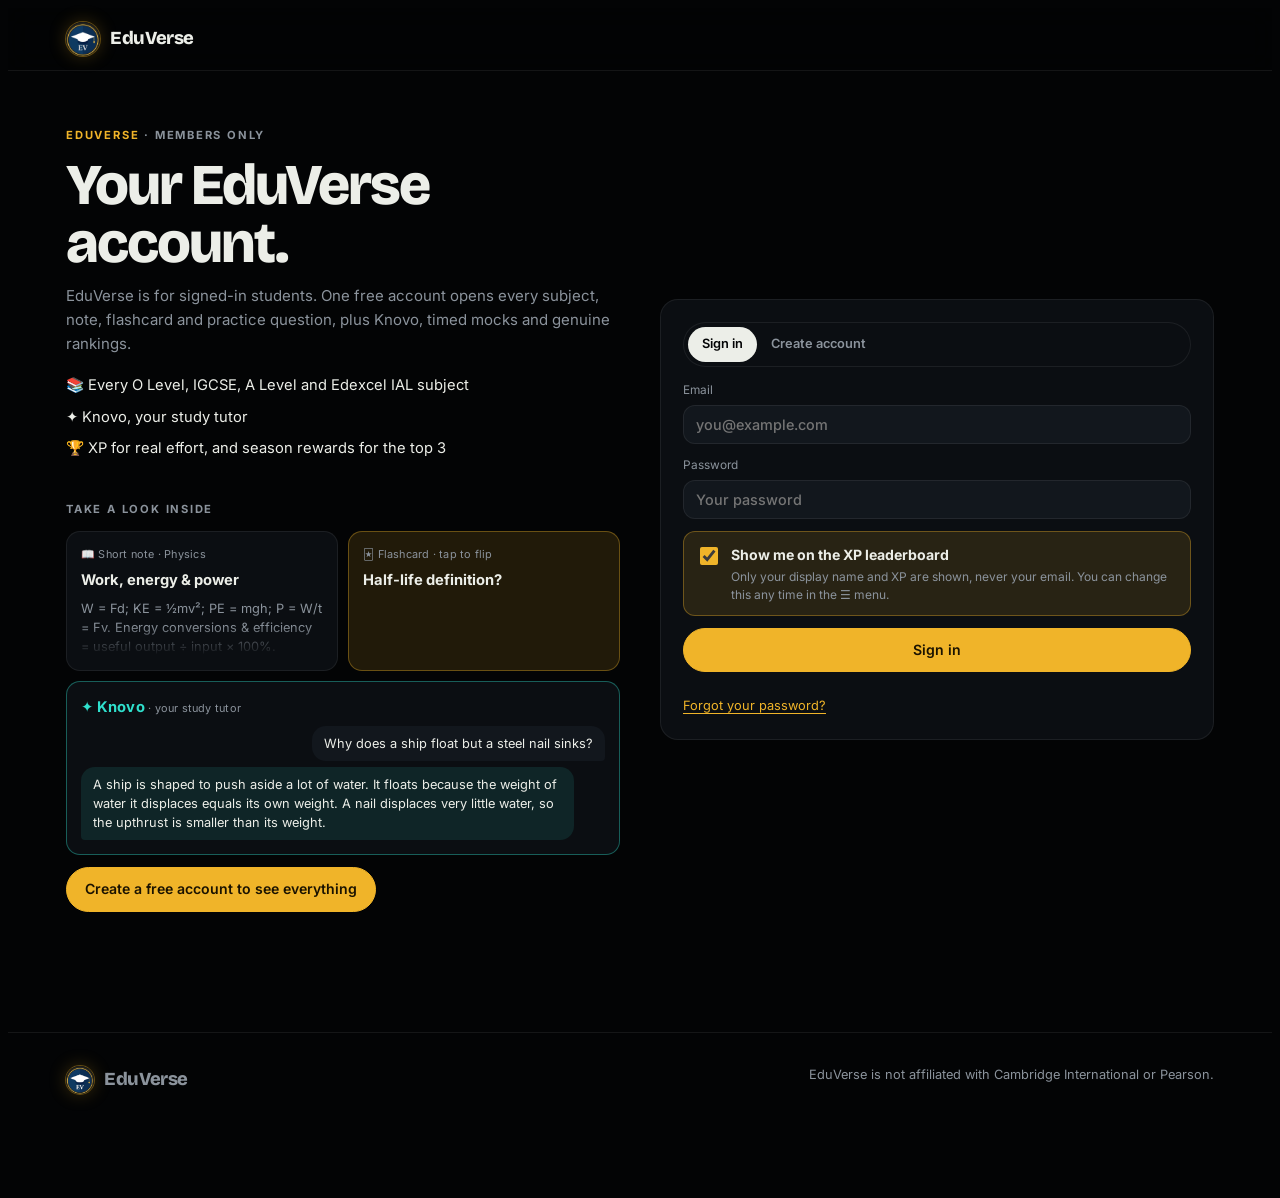
<file: signin.html>
<!doctype html>
<html lang="en"><head><meta charset="utf-8"><title>EduVerse — Sign in</title>
<meta name="viewport" content="width=device-width,initial-scale=1">
<!-- Sign-in now lives inside index.html. This page only forwards old links and email links there. -->
<script>
var h=location.hash||"",next=new URLSearchParams(location.search).get("next")||"";
/* the owner dashboard sends people here with ?next=<page>.html : come back to it after signing in */
var page=/^[A-Za-z0-9._-]+\.html$/.test(next)?next:"";
try{if(page){if(localStorage.getItem("ev_auth_token")){location.replace(page);throw 0;}sessionStorage.setItem("ev_after_signin_url",page);}}catch(e){}
if(!(page&&localStorage.getItem("ev_auth_token")))location.replace("index.html"+(/access_token|error=/.test(h)?h:"#signin"));
</script>
<noscript><meta http-equiv="refresh" content="0; url=index.html#signin"></noscript>
</head><body style="background:#000;color:#eceee8;font-family:system-ui,sans-serif;padding:24px"><a href="index.html#signin" style="color:#f0b429">Continue to EduVerse</a></body></html>
</file>
<file: lesson.css>
/* EduVerse — Live Lesson studio styles (everything is scoped to #knovoLiveModal) */
#knovoLiveModal{position:fixed;inset:0;z-index:110;display:flex;flex-direction:column;background:#0f172a;color:#f1f5f9}
#knovoLiveModal .klHead{display:flex;align-items:center;gap:12px;flex-wrap:wrap;padding:12px 18px;border-bottom:1px solid #1e293b;background:#0b1220}
#knovoLiveModal .klHead h3{margin:0;font-size:1rem;flex:1;min-width:160px;overflow:hidden;text-overflow:ellipsis;white-space:nowrap}
#knovoLiveModal .klBadge{padding:6px 11px;border:1px solid #334155;border-radius:999px;background:#16223a;color:#7ff5e8;font-size:.72rem;font-weight:700;white-space:nowrap}
#knovoLiveModal .klTimer{padding:6px 12px;border-radius:10px;background:#16223a;color:#fbbf24;font-weight:800;font-variant-numeric:tabular-nums;font-size:.9rem}
#knovoLiveModal .klClose{border:1px solid #334155;background:#16223a;color:#f1f5f9;border-radius:10px;padding:7px 14px;cursor:pointer;font-size:.8rem}
#knovoLiveModal .klBoardbar{display:flex;align-items:center;gap:7px;flex-wrap:wrap;padding:8px 18px;border-bottom:1px solid #1e293b;background:#0b1220;flex:0 0 auto}
#knovoLiveModal .klBoardbar button{border:1px solid #334155;background:#16223a;color:#e2e8f0;border-radius:9px;padding:6px 11px;min-height:36px;cursor:pointer;font-size:.76rem;font-weight:700}
#knovoLiveModal .klBoardbar button:hover{border-color:#2fe0cd;color:#7ff5e8}
#knovoLiveModal .klBoardbar button.klActive{border-color:#f472b6;color:#f9a8d4;background:#3b1930}
#knovoLiveModal .klBoardLabel{color:#94a3b8;font-size:.7rem;font-weight:800;letter-spacing:.08em;text-transform:uppercase;margin-right:4px}
#knovoLiveModal .klZoomValue{min-width:48px;text-align:center;color:#7ff5e8;font-size:.76rem;font-weight:800}
#knovoLiveModal .klStage{position:relative;flex:1;min-height:220px;display:grid;place-items:center;padding:12px;overflow:auto;isolation:isolate}
#knovoLiveModal .klStage.klEraseMode .klDraggable{cursor:crosshair}
#knovoLiveModal svg.klCanvas{display:block;width:min(1100px,100%);max-width:100%;max-height:100%;aspect-ratio:8/5;background:radial-gradient(circle at 30% 20%,#132036,#0f172a 70%);border:1px solid #1e293b;border-radius:18px;overflow:hidden}
#knovoLiveModal .klDraggable{cursor:grab;pointer-events:bounding-box;touch-action:none;user-select:none;-webkit-user-select:none}
#knovoLiveModal .klDraggable.klDragging{cursor:grabbing;filter:drop-shadow(0 0 5px rgba(127,245,232,.8))}
#knovoLiveModal .klPen{pointer-events:none;transition:transform .12s linear}
#knovoLiveModal .klPen circle{filter:drop-shadow(0 0 6px #2fe0cd)}
#knovoLiveModal .klTutor{display:flex;align-items:center;gap:10px;min-width:0}
#knovoLiveModal .klAvatar{position:relative;display:grid;place-items:center;width:38px;height:38px;flex:0 0 auto;border-radius:50%;background:radial-gradient(circle at 35% 30%,#1e3a5f,#0b1220);border:1px solid #2fe0cd;color:#7ff5e8;font-size:1.05rem}
#knovoLiveModal .klAvatar.talking::after{content:"";position:absolute;inset:-5px;border-radius:50%;border:2px solid rgba(47,224,205,.55);animation:klPulse 1.2s ease-out infinite}
@keyframes klPulse{0%{transform:scale(.85);opacity:.9}100%{transform:scale(1.35);opacity:0}}
#knovoLiveModal .klWho b{display:block;font-size:.82rem;white-space:nowrap}
#knovoLiveModal .klWho i{display:block;font-style:normal;color:#94a3b8;font-size:.68rem;white-space:nowrap}
#knovoLiveModal .klSay{position:absolute;left:26px;bottom:26px;max-width:min(440px,86%);padding:14px 18px 14px 58px;background:rgba(13,20,36,.94);border:1px solid rgba(47,224,205,.38);border-radius:16px 16px 16px 4px;color:#e2e8f0;font-family:'Patrick Hand',cursive;font-size:1.12rem;line-height:1.55;box-shadow:0 18px 50px rgba(0,0,0,.55);z-index:5}
#knovoLiveModal .klSay .klSayAv{position:absolute;left:12px;top:12px;display:grid;place-items:center;width:32px;height:32px;border-radius:50%;background:radial-gradient(circle at 35% 30%,#1e3a5f,#0b1220);border:1px solid #2fe0cd;color:#7ff5e8;font-size:.9rem}
#knovoLiveModal .klSay b{display:block;color:#7ff5e8;font-family:Inter,'Segoe UI',sans-serif;font-size:.68rem;font-weight:800;letter-spacing:.1em;text-transform:uppercase;margin-bottom:4px}
#knovoLiveModal .klSay .klSayTxt::after{content:"▌";color:#2fe0cd;animation:klBlink .8s step-end infinite}
@keyframes klBlink{50%{opacity:0}}
#knovoLiveModal .klSub{padding:12px 20px;min-height:52px;border-top:1px solid #1e293b;background:#0b1220;color:#cbd5e1;font-size:.92rem;line-height:1.55}
#knovoLiveModal .klSub b{color:#7ff5e8}
#knovoLiveModal .klControls{display:flex;gap:9px;flex-wrap:wrap;align-items:center;padding:10px 18px;border-top:1px solid #1e293b;background:#0b1220;flex:0 0 auto}
#knovoLiveModal .klControls button{border:1px solid #334155;background:#16223a;color:#e2e8f0;border-radius:10px;padding:8px 14px;min-height:40px;cursor:pointer;font-size:.8rem;font-weight:700}
#knovoLiveModal .klControls button:hover{border-color:#2fe0cd;color:#7ff5e8}
#knovoLiveModal .klControls button:focus-visible,#knovoLiveModal .klReplayTrack:focus-visible{outline:2px solid #7ff5e8;outline-offset:2px}
#knovoLiveModal .klRewind{color:#7ff5e8!important}
#knovoLiveModal .klClean{border-color:rgba(52,211,153,.55)!important;color:#6ee7b7!important}
#knovoLiveModal .klReplayMeter{display:flex;align-items:center;gap:9px;flex:1 1 220px;min-width:180px;max-width:430px}
#knovoLiveModal .klReplayTrack{width:100%;min-width:80px;accent-color:#2fe0cd;cursor:pointer}
#knovoLiveModal .klReplayTime{color:#cbd5e1;font-size:.72rem;font-weight:700;font-variant-numeric:tabular-nums;white-space:nowrap}
#knovoLiveModal .klAsk{display:flex;gap:8px;flex:1;min-width:230px}
#knovoLiveModal .klAsk input{flex:1;min-width:0;padding:9px 12px;border:1px solid #334155;border-radius:10px;background:#0f1b30;color:#f1f5f9;font-size:.82rem;outline:none}
#knovoLiveModal .klAsk input:focus{border-color:#2fe0cd}
#knovoLiveModal .klResume{border-color:#34d399!important;color:#6ee7b7!important}
#knovoLiveModal .klError{padding:22px;text-align:center;color:#fca5a5;font-size:.9rem;line-height:1.7}
#knovoLiveModal text{font-family:'Caveat','Patrick Hand',cursive}
#knovoLiveModal text.klB{font-family:'Patrick Hand','Caveat',cursive}
#knovoLiveModal text.klCode{font-family:'Cascadia Mono','Consolas','Menlo','Courier New',monospace}
@media(max-width:640px){#knovoLiveModal .klHead h3{white-space:normal}#knovoLiveModal .klBoardbar{padding:7px 10px;gap:5px}#knovoLiveModal .klBoardbar button{min-height:40px;padding:6px 9px}#knovoLiveModal .klNote{right:12px;top:12px}#knovoLiveModal .klStage{min-height:180px;padding:8px}#knovoLiveModal .klControls{padding:8px 10px;gap:7px}#knovoLiveModal .klControls button{padding:8px 10px;min-height:44px}#knovoLiveModal .klReplayMeter{order:5;flex-basis:100%;max-width:none}#knovoLiveModal .klAsk{min-width:180px}}
#knovoLiveModal .klStart{position:absolute;inset:12px;z-index:4;display:flex;flex-direction:column;align-items:center;justify-content:center;gap:12px;padding:20px;text-align:center;overflow-y:auto}
#knovoLiveModal .klStartIcon{display:grid;place-items:center;width:52px;height:52px;border-radius:50%;border:1px solid #2fe0cd;background:radial-gradient(circle at 35% 30%,#1e3a5f,#0b1220);color:#7ff5e8;font-size:1.4rem}
#knovoLiveModal .klStart h4{margin:0;font-family:Georgia,serif;font-size:clamp(1.35rem,3vw,1.9rem);font-weight:400;color:#f1f5f9}
#knovoLiveModal .klStart p{margin:0;max-width:480px;color:#94a3b8;font-size:.85rem;line-height:1.6}
#knovoLiveModal .klStart textarea{width:min(560px,100%);padding:12px 14px;border:1px solid #334155;border-radius:14px;background:#0f1b30;color:#f1f5f9;font:inherit;font-size:.95rem;line-height:1.5;resize:vertical;outline:none}
#knovoLiveModal .klStart textarea:focus{border-color:#2fe0cd;box-shadow:0 0 0 3px rgba(47,224,205,.15)}
#knovoLiveModal .klStartChips{display:flex;flex-wrap:wrap;justify-content:center;gap:7px;max-width:600px}
#knovoLiveModal .klStartChips button{padding:6px 12px;border:1px solid #334155;border-radius:999px;background:#16223a;color:#cbd5e1;font-size:.74rem;cursor:pointer}
#knovoLiveModal .klStartChips button:hover{border-color:#2fe0cd;color:#7ff5e8}
#knovoLiveModal .klStartBtn{min-height:46px;padding:10px 26px;border:1px solid #2fe0cd;border-radius:12px;background:linear-gradient(120deg,#0ea5e9,#2563eb);color:#fff;font-weight:800;font-size:.92rem;cursor:pointer;box-shadow:0 8px 24px rgba(14,165,233,.25)}
#knovoLiveModal .klStartBtn:hover{filter:brightness(1.1)}
#knovoLiveModal .klStartErr{min-height:1em;color:#fbbf24;font-size:.78rem}
#knovoLiveModal .klHead h3{text-align:center}
#knovoLiveModal .klStepPill{padding:6px 11px;border:1px solid rgba(52,211,153,.45);border-radius:999px;background:rgba(52,211,153,.08);color:#6ee7b7;font-size:.72rem;font-weight:800;white-space:nowrap;font-variant-numeric:tabular-nums}
#knovoLiveModal .klIconBtn{border:1px solid #334155;background:#16223a;color:#e2e8f0;border-radius:10px;padding:7px 11px;cursor:pointer;font-size:.76rem;font-weight:700;white-space:nowrap}
#knovoLiveModal .klIconBtn:hover,#knovoLiveModal .klIconBtn[aria-expanded="true"]{border-color:#2fe0cd;color:#7ff5e8}
#knovoLiveModal .klAvatar .klWave{position:absolute;right:-4px;bottom:-3px;display:none;gap:2px;align-items:flex-end;height:12px;padding:2px 3px;border-radius:6px;background:#0b1220}
#knovoLiveModal .klAvatar.talking .klWave{display:flex}
#knovoLiveModal .klWave b{display:block;width:2px;height:4px;border-radius:2px;background:#2fe0cd;animation:klWave .9s ease-in-out infinite}
#knovoLiveModal .klWave b:nth-child(2){animation-delay:.15s}#knovoLiveModal .klWave b:nth-child(3){animation-delay:.3s}
@keyframes klWave{0%,100%{height:3px}50%{height:10px}}
#knovoLiveModal .klVoicePanel{display:flex;align-items:center;gap:16px;flex-wrap:wrap;padding:10px 18px;border-bottom:1px solid #1e293b;background:#0d1628;color:#cbd5e1;font-size:.76rem}
#knovoLiveModal .klVoicePanel[hidden]{display:none}
#knovoLiveModal .klVoicePanel label{display:flex;align-items:center;gap:8px;font-weight:700}
#knovoLiveModal .klVoicePanel select{max-width:260px;padding:6px 8px;border:1px solid #334155;border-radius:8px;background:#0f1b30;color:#f1f5f9;font-size:.76rem}
#knovoLiveModal .klVoicePanel input[type=range]{width:120px;accent-color:#2fe0cd}
#knovoLiveModal .klVoicePanel button{border:1px solid #334155;background:#16223a;color:#e2e8f0;border-radius:8px;padding:6px 11px;cursor:pointer;font-size:.74rem;font-weight:700}
#knovoLiveModal .klMain{flex:1;min-height:0;display:flex;gap:0}
#knovoLiveModal .klMain .klStage{min-width:0}
#knovoLiveModal .klSide{flex:0 0 300px;display:flex;flex-direction:column;min-height:0;border-left:1px solid #1e293b;background:#0b1220}
#knovoLiveModal.klNotesOff .klSide{display:none}
#knovoLiveModal .klSideHead{padding:10px 14px 6px;color:#94a3b8;font-size:.66rem;font-weight:800;letter-spacing:.1em;text-transform:uppercase}
#knovoLiveModal .klPlan{list-style:none;margin:0;padding:0 8px 8px;max-height:40%;overflow-y:auto;flex:0 0 auto}
#knovoLiveModal .klPlan li button{display:flex;align-items:flex-start;gap:9px;width:100%;padding:7px 8px;border:1px solid transparent;border-radius:9px;background:none;color:#cbd5e1;font-size:.78rem;line-height:1.35;text-align:left;cursor:pointer}
#knovoLiveModal .klPlan li button:hover{border-color:#334155;background:#111c31}
#knovoLiveModal .klPlanNum{display:grid;place-items:center;flex:0 0 20px;height:20px;border-radius:50%;border:1px solid #334155;color:#94a3b8;font-size:.64rem;font-weight:800}
#knovoLiveModal .klPlan li.done .klPlanNum{border-color:#34d399;background:rgba(52,211,153,.15);color:#6ee7b7}
#knovoLiveModal .klPlan li.now button{border-color:rgba(47,224,205,.5);background:rgba(47,224,205,.08);color:#f1f5f9}
#knovoLiveModal .klPlan li.now .klPlanNum{border-color:#2fe0cd;background:#2fe0cd;color:#0b1220}
#knovoLiveModal .klPlanGhost{padding:7px 10px;color:#64748b;font-size:.76rem}
#knovoLiveModal .klLog{flex:1;min-height:80px;overflow-y:auto;padding:4px 12px 12px;display:flex;flex-direction:column;gap:8px}
#knovoLiveModal .klLogHint{margin:0;color:#64748b;font-size:.74rem;line-height:1.55}
#knovoLiveModal .klLogItem{padding:8px 10px;border-radius:10px;font-size:.78rem;line-height:1.5;color:#e2e8f0}
#knovoLiveModal .klLogItem b{display:block;margin-bottom:2px;font-size:.62rem;letter-spacing:.08em;text-transform:uppercase}
#knovoLiveModal .klLogItem.you{align-self:flex-end;max-width:92%;background:#16223a;border:1px solid #334155}
#knovoLiveModal .klLogItem.you b{color:#fbbf24}
#knovoLiveModal .klLogItem.knovo{background:rgba(47,224,205,.07);border:1px solid rgba(47,224,205,.25)}
#knovoLiveModal .klLogItem.knovo b{color:#7ff5e8}
#knovoLiveModal .klLogItem.err{border-color:rgba(251,191,36,.4);background:rgba(251,191,36,.06)}
#knovoLiveModal .klLogItem.sys{padding:2px 4px;color:#64748b;font-size:.7rem}
#knovoLiveModal .klLoading{position:absolute;inset:0;display:flex;flex-direction:column;align-items:center;justify-content:center;gap:10px;color:#cbd5e1;text-align:center;pointer-events:none}
#knovoLiveModal .klLoading b{font-size:1rem}
#knovoLiveModal .klLoading small{color:#94a3b8;font-size:.78rem}
#knovoLiveModal .klSpinner{width:34px;height:34px;border-radius:50%;border:3px solid rgba(47,224,205,.2);border-top-color:#2fe0cd;animation:klSpin 1s linear infinite}
@keyframes klSpin{to{transform:rotate(360deg)}}
#knovoLiveModal .klSub{font-size:1rem}
#knovoLiveModal .klCapPrev{color:#64748b}
#knovoLiveModal .klCapNow{color:#f1f5f9}
#knovoLiveModal .klRetry{margin-left:8px;border:1px solid #2fe0cd;background:#16223a;color:#7ff5e8;border-radius:10px;padding:8px 14px;cursor:pointer;font-weight:800}
#knovoLiveModal .klControls button:disabled,#knovoLiveModal .klReplayTrack:disabled{opacity:.4;cursor:default}
#knovoLiveModal .klPrimary{min-width:104px;border-color:#2fe0cd!important;color:#7ff5e8!important}
#knovoLiveModal .klMicBtn{padding:8px 11px!important}
#knovoLiveModal .klMicBtn.on{border-color:#f472b6!important;background:#3b1930!important;animation:klPulseMic 1.1s ease-in-out infinite}
@keyframes klPulseMic{50%{box-shadow:0 0 0 6px rgba(244,114,182,.18)}}
#knovoLiveModal .klSay{max-height:calc(100% - 52px);overflow-y:auto}
#knovoLiveModal .klSay .klSayTxt::after{content:none}
#knovoLiveModal .klSaySent{color:#cbd5e1;transition:color .2s}
#knovoLiveModal .klSaySent.said{color:#94a3b8}
#knovoLiveModal .klSaySent.now{color:#fff;background:rgba(47,224,205,.14);border-radius:4px}
#knovoLiveModal .klSayQ{display:block;color:#fde68a;margin-bottom:8px}
#knovoLiveModal .klSayX{position:absolute;top:8px;right:8px;width:26px;height:26px;border:0;border-radius:7px;background:transparent;color:#94a3b8;cursor:pointer}
#knovoLiveModal .klSayX:hover{background:#16223a;color:#f1f5f9}
#knovoLiveModal .klThinking{display:inline-flex;align-items:center;gap:4px;color:#7ff5e8;font-family:Inter,'Segoe UI',sans-serif;font-size:.78rem}
#knovoLiveModal .klThinking i{width:6px;height:6px;border-radius:50%;background:#2fe0cd;animation:klDot 1s ease-in-out infinite}
#knovoLiveModal .klThinking i:nth-child(2){animation-delay:.15s}#knovoLiveModal .klThinking i:nth-child(3){animation-delay:.3s;margin-right:6px}
@keyframes klDot{0%,100%{opacity:.25;transform:translateY(0)}50%{opacity:1;transform:translateY(-3px)}}
@media(max-width:900px){#knovoLiveModal .klMain{flex-direction:column}#knovoLiveModal .klSide{flex:0 0 auto;max-height:34vh;border-left:0;border-top:1px solid #1e293b}#knovoLiveModal .klPlan{max-height:none}#knovoLiveModal .klHead{gap:8px;padding:10px 12px}#knovoLiveModal .klHead h3{order:9;flex-basis:100%;text-align:left}}
@media(max-width:640px){#knovoLiveModal .klBoardbar{flex-wrap:nowrap;overflow-x:auto;scrollbar-width:none}#knovoLiveModal .klBoardbar>*{flex:0 0 auto}#knovoLiveModal .klBoardLabel{display:none}#knovoLiveModal .klBack5{display:none}#knovoLiveModal .klControls .klPrimary{min-width:92px}#knovoLiveModal .klBadge{display:none}#knovoLiveModal .klAsk{order:6;flex-basis:100%}#knovoLiveModal .klSay{left:10px;right:10px;bottom:10px;max-width:none;font-size:1rem}#knovoLiveModal .klSub{font-size:.9rem;padding:10px 14px}}
</file>
